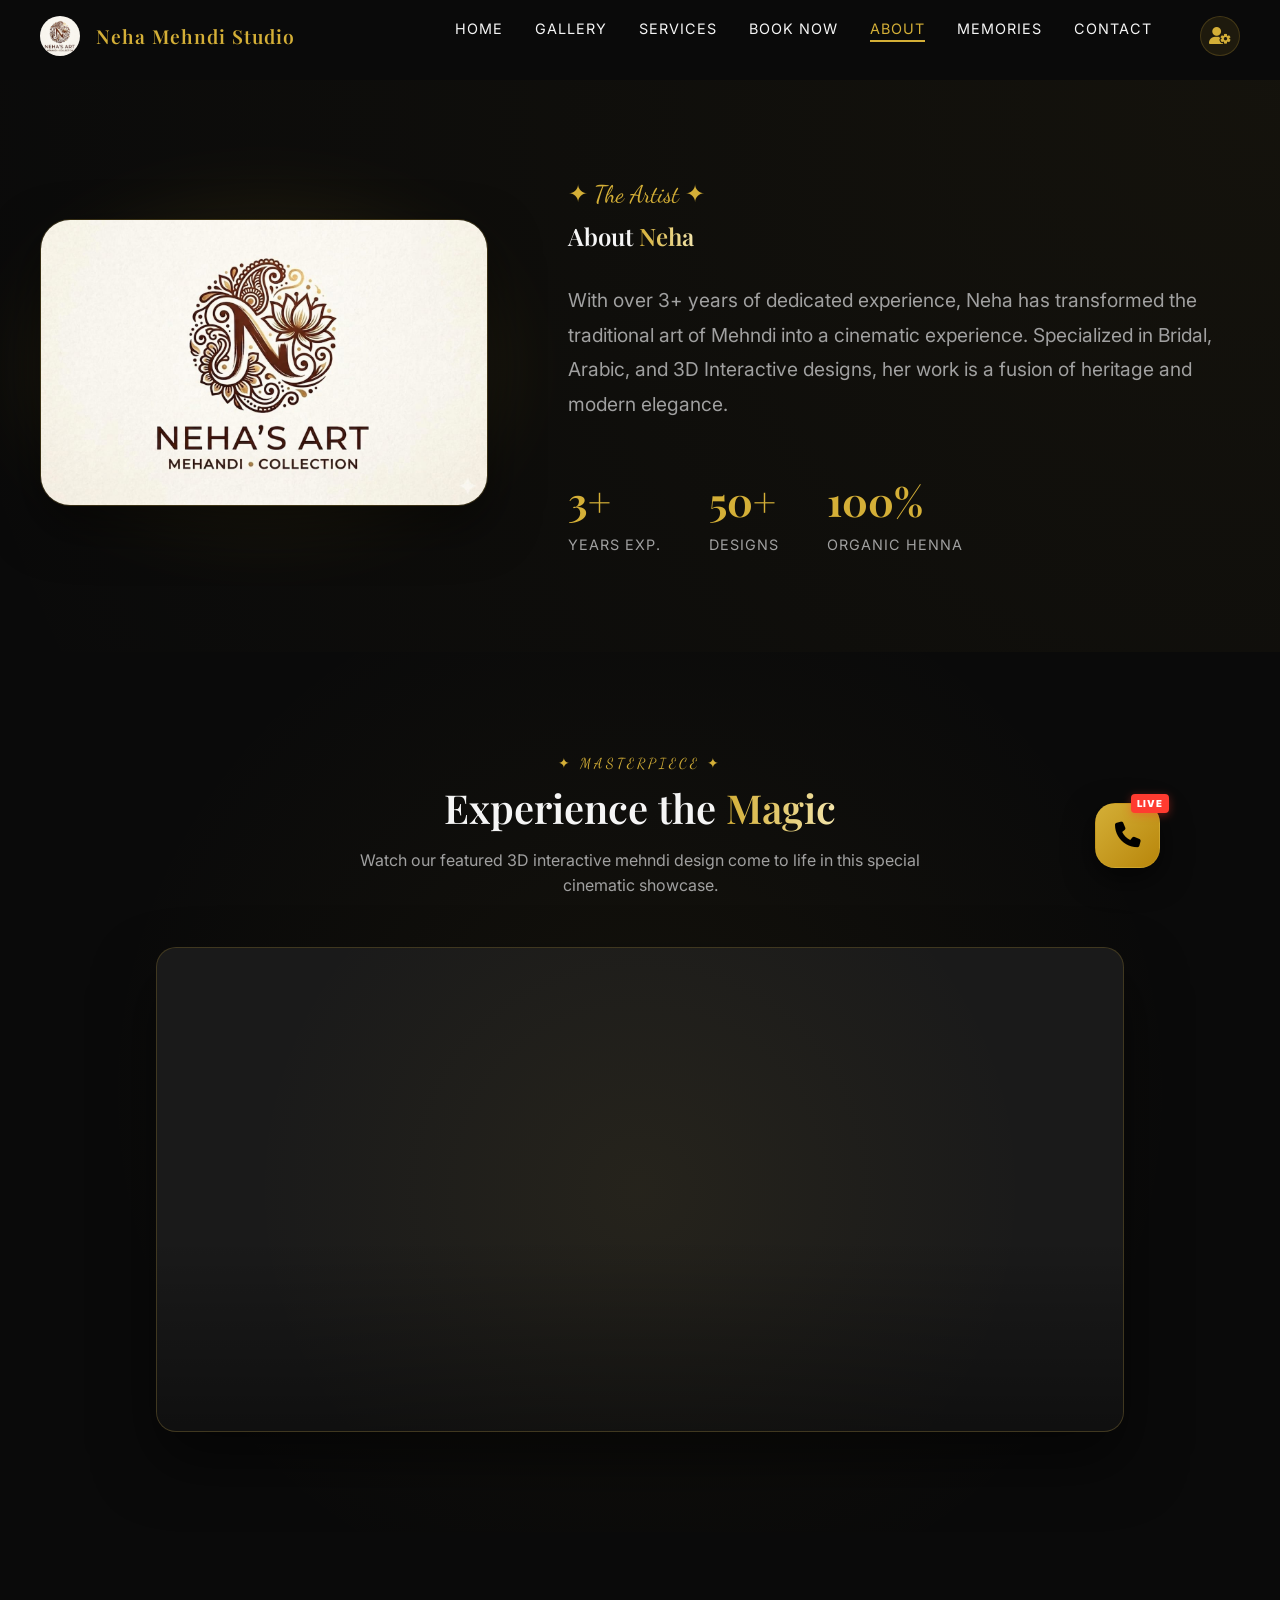
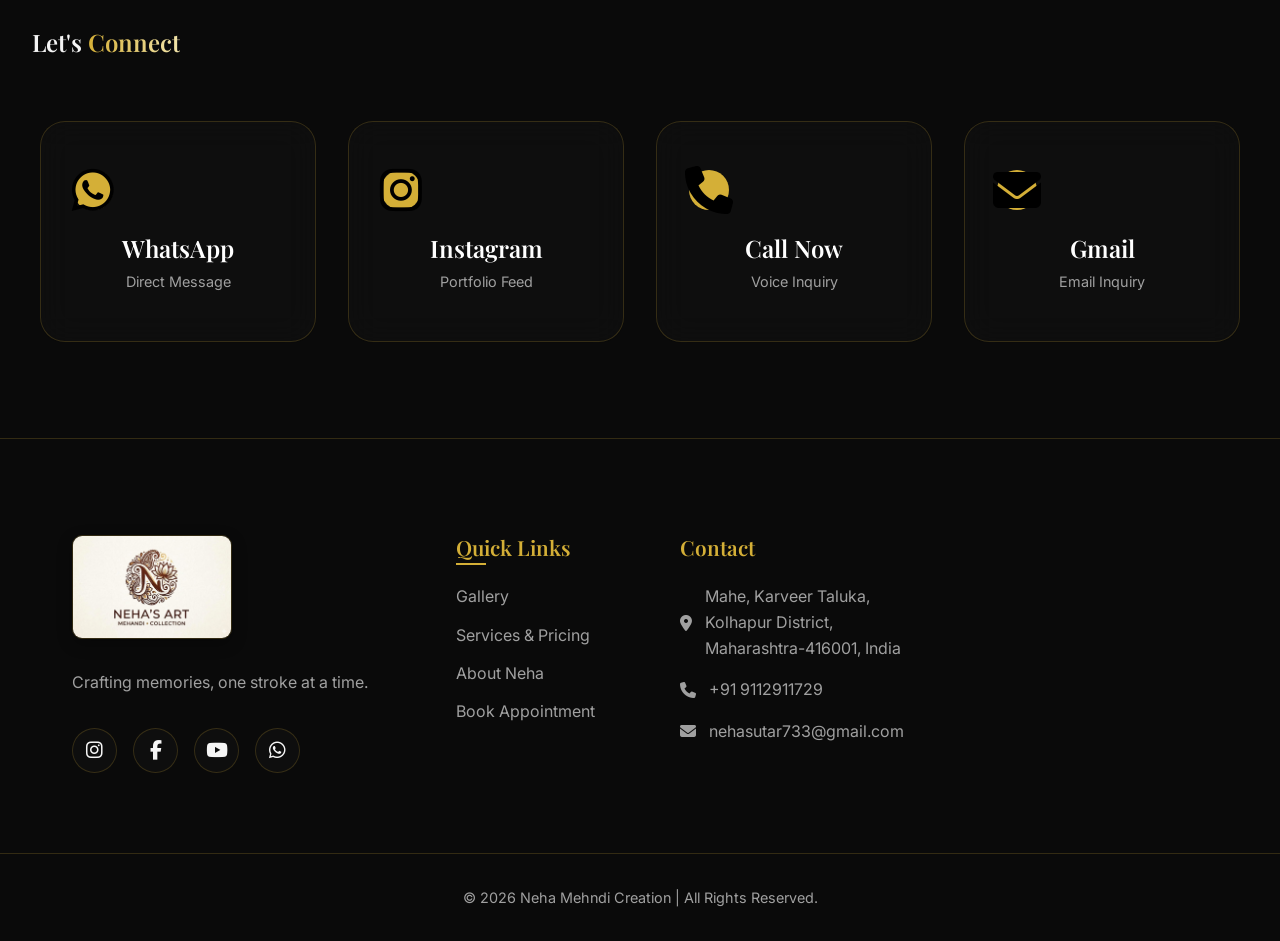
<file: about.html>
<!DOCTYPE html>
<html lang="en">

<head>
  <meta charset="UTF-8" />
  <meta name="viewport" content="width=device-width, initial-scale=1.0" />
  <meta name="description" content="Learn more about Neha, the lead artist behind Neha Mehndi Art. Discover her journey, expertise in 3D designs, and passion for traditional bridal henna." />
  <meta name="keywords" content="About Neha, Mehndi Artist Biography, Neha Mehndi Art History, Professional Henna Artist Journey" />
  <meta property="og:title" content="About the Artist | Neha Mehndi Art" />
  <meta property="og:description" content="The story behind Neha's exquisite 3D and traditional bridal mehndi art." />
  <meta property="og:image" content="https://harshadteli.github.io/neha-art/logo/logo.jpeg" />
  <title>About Neha Sutar | Neha Mehndi Studio</title>
  <link rel="preconnect" href="https://fonts.googleapis.com" />
  <link rel="preconnect" href="https://fonts.gstatic.com" crossorigin />
  <link
    href="https://fonts.googleapis.com/css2?family=Playfair+Display:ital,wght@0,400;0,600;0,800;1,400&family=Inter:wght@300;400;500;600&family=Dancing+Script:wght@700&display=swap"
    rel="stylesheet" />
  <link rel="stylesheet" href="https://cdnjs.cloudflare.com/ajax/libs/font-awesome/6.7.2/css/all.min.css" />
  <link rel="stylesheet" href="style.css?v=125" />
  <link rel="shortcut icon" href="https://harshadteli.github.io/neha-art/logo/logo.jpeg" type="image/x-icon">
</head>

<body class="about-page">
  <!-- Mouse Trail Overlay -->
  <canvas id="trailCanvas"></canvas>

  <!-- ───────────────── NAVBAR ───────────────── -->
  <nav id="navbar" class="scrolled">
    <div class="nav-container">
      <a href="index.html" class="nav-brand">
        <img src="logo/logo.jpeg" alt="Logo" class="nav-logo" />
        <span class="nav-title">Neha Mehndi Studio</span>
      </a>
      <button id="menuToggle" class="menu-toggle" aria-label="Toggle menu">
        <span></span><span></span><span></span>
      </button>
      <ul class="nav-links" id="navLinks">
        <li><a href="index.html#hero" class="nav-link">Home</a></li>
        <li><a href="index.html#gallery" class="nav-link">Gallery</a></li>
        <li><a href="index.html#services" class="nav-link">Services</a></li>
        <li><a href="booking.html" class="nav-link">Book Now</a></li>
        <li><a href="about.html" class="nav-link active">About</a></li>
        <li><a href="memories.html" class="nav-link">Memories</a></li>
        <li><a href="contact.html" class="nav-link">Contact</a></li>
        <li><a href="admin.html" class="nav-link admin-link" target="_blank" title="Admin Portal"><i class="fa-solid fa-user-gear"></i></a></li>
      </ul>
    </div>
  </nav>

  <!-- ───────────────── PROFILE HERO ───────────────── -->
  <section class="profile-hero">
    <div class="profile-container">
      <div class="profile-main" data-aos="fade-up">
        <div class="profile-photo-wrapper">
          <img src="logo/logo.jpeg" alt="Neha's Profile" class="profile-photo" />
          <div class="photo-glow"></div>
        </div>
        <div class="profile-info">
          <p class="section-tag">✦ The Artist ✦</p>
          <h1>About <span class="gold-text">Neha</span></h1>
          <p class="profile-bio">
            With over 3+ years of dedicated experience, Neha has transformed the traditional art of Mehndi into a 
            cinematic experience. Specialized in Bridal, Arabic, and 3D Interactive designs, her work is a fusion 
            of heritage and modern elegance.
          </p>
          
          <div class="profile-stats">
            <div class="stat-item">
              <span class="stat-val">3+</span>
              <span class="stat-lab">Years Exp.</span>
            </div>
            <div class="stat-item">
              <span class="stat-val">50+</span>
              <span class="stat-lab">Designs</span>
            </div>
            <div class="stat-item">
              <span class="stat-val">100%</span>
              <span class="stat-lab">Organic Henna</span>
            </div>
          </div>
        </div>
      </div>
    </div>
  </section>
  
  <!-- ───────────────── SPECIAL VIDEO SECTION ───────────────── -->
  <section class="special-video-section">
    <div class="container">
      <div class="section-header text-center" style="margin-bottom: 3rem;">
        <p class="section-tag" style="color: var(--primary-gold); font-size: 0.9rem; letter-spacing: 3px; text-transform: uppercase; margin-bottom: 0.5rem;">✦ Masterpiece ✦</p>
        <h2 style="font-size: 2.5rem; margin-bottom: 1rem;">Experience the <span class="gold-text">Magic</span></h2>
        <p style="color: var(--text-muted); max-width: 600px; margin: 0 auto;">Watch our featured 3D interactive mehndi design come to life in this special cinematic showcase.</p>
      </div>
      
      <div class="special-video-container">
        <div class="video-wrapper">
          <video src="3d/special.mp4" autoplay muted loop playsinline class="special-video"></video>
          <div class="video-overlay"></div>
          <div class="video-glow"></div>
        </div>
      </div>
    </div>
  </section>

  <!-- ───────────────── CONTACT & SOCIALS ───────────────── -->
  <section class="profile-contact">
    <div class="container">
      <h2 class="text-center mb-4">Let's <span class="gold-text">Connect</span></h2>
      <div class="contact-grid">
        <!-- WhatsApp -->
        <a href="https://wa.me/919999999999" class="contact-card whatsapp-card" target="_blank">
          <div class="card-inner">
            <div class="card-icon"><i class="fa-brands fa-whatsapp"></i></div>
            <h4>WhatsApp</h4>
            <p>Direct Message</p>
          </div>
        </a>

        <!-- Instagram -->
        <a href="https://www.instagram.com/neha_mehndi_art05?igsh=MTJoZHlycGgwb2gyNQ==" class="contact-card instagram-card" target="_blank">
          <div class="card-inner">
            <div class="card-icon"><i class="fa-brands fa-instagram"></i></div>
            <h4>Instagram</h4>
            <p>Portfolio Feed</p>
          </div>
        </a>

        <!-- Phone -->
        <a href="tel:+919112911729" class="contact-card phone-card">
          <div class="card-inner">
            <div class="card-icon"><i class="fa-solid fa-phone"></i></div>
            <h4>Call Now</h4>
            <p>Voice Inquiry</p>
          </div>
        </a>

        <!-- Gmail -->
        <a href="mailto:nehasutar733@gmail.com" class="contact-card email-card">
          <div class="card-inner">
            <div class="card-icon"><i class="fa-solid fa-envelope"></i></div>
            <h4>Gmail</h4>
            <p>Email Inquiry</p>
          </div>
        </a>
      </div>
    </div>
  </section>

  <!-- ───────────────── FLOATING CALL BUTTON ───────────────── -->
  <div id="callBtn" class="call-btn" title="Connect with Neha">
    <span class="call-icon"><i class="fa-solid fa-phone"></i></span>
    <span class="call-pulse"></span>
  </div>
  <div id="callPanel" class="call-panel glass-card" style="display:none">
    <button class="panel-close" id="closeCallPanel">&times;</button>
    <div class="panel-header">
      <p><strong>Connect with Neha</strong></p>
      <span>Quick Response Guaranteed</span>
    </div>
    
    <a href="tel:+919112911729" class="call-option tel-call">
      <i class="fa-solid fa-phone-volume"></i> Call Directly
    </a>
    <a href="https://wa.me/919112911729?text=Hi%20Neha!%20I%20want%20to%20book%20a%20Mehndi%20appointment."
      class="call-option whatsapp" target="_blank">
      <i class="fa-brands fa-whatsapp"></i> WhatsApp Chat
    </a>
    <a href="https://www.instagram.com/neha_mehndi_art05?igsh=MTJoZHlycGgwb2gyNQ==" class="call-option instagram" target="_blank">
      <i class="fa-brands fa-instagram"></i> Follow Instagram
    </a>
    <a href="mailto:nehasutar733@gmail.com" class="call-option email">
      <i class="fa-solid fa-envelope"></i> Send an Email
    </a>
  </div>

  <!-- ───────────────── FOOTER ───────────────── -->
  <footer id="footer">
    <div class="footer-container">
      <div class="footer-brand">
        <img src="logo/logo.jpeg" alt="Logo" class="footer-logo" />
        <p class="footer-tagline">Crafting memories, one stroke at a time.</p>
        <div class="footer-socials">
          <a href="https://www.instagram.com/neha_mehndi_art05?igsh=MTJoZHlycGgwb2gyNQ==" aria-label="Instagram" class="social-link" target="_blank"><i class="fa-brands fa-instagram"></i></a>
          <a href="#" aria-label="Facebook" class="social-link"><i class="fa-brands fa-facebook-f"></i></a>
          <a href="#" aria-label="YouTube" class="social-link"><i class="fa-brands fa-youtube"></i></a>
          <a href="#" aria-label="WhatsApp" class="social-link"><i class="fa-brands fa-whatsapp"></i></a>
        </div>
      </div>
      <div class="footer-links">
        <h4>Quick Links</h4>
        <ul>
          <li><a href="index.html#gallery">Gallery</a></li>
          <li><a href="index.html#services">Services & Pricing</a></li>
          <li><a href="about.html">About Neha</a></li>
          <li><a href="contact.html">Book Appointment</a></li>
        </ul>
      </div>
      <div class="footer-contact">
        <h4>Contact</h4>
        <p><i class="fa-solid fa-location-dot"></i> Mahe, Karveer Taluka, Kolhapur District, Maharashtra-416001, India</p>
        <p><i class="fa-solid fa-phone"></i> +91 9112911729</p>
        <p><i class="fa-solid fa-envelope"></i> nehasutar733@gmail.com</p>
      </div>
    </div>
    <div class="footer-bottom">
      <p>© 2026 Neha Mehndi Creation | All Rights Reserved.</p>
    </div>
  </footer>

  <script src="config.js?v=126"></script>
  <script src="main.js?v=126"></script>
</body>

</html>
</file>
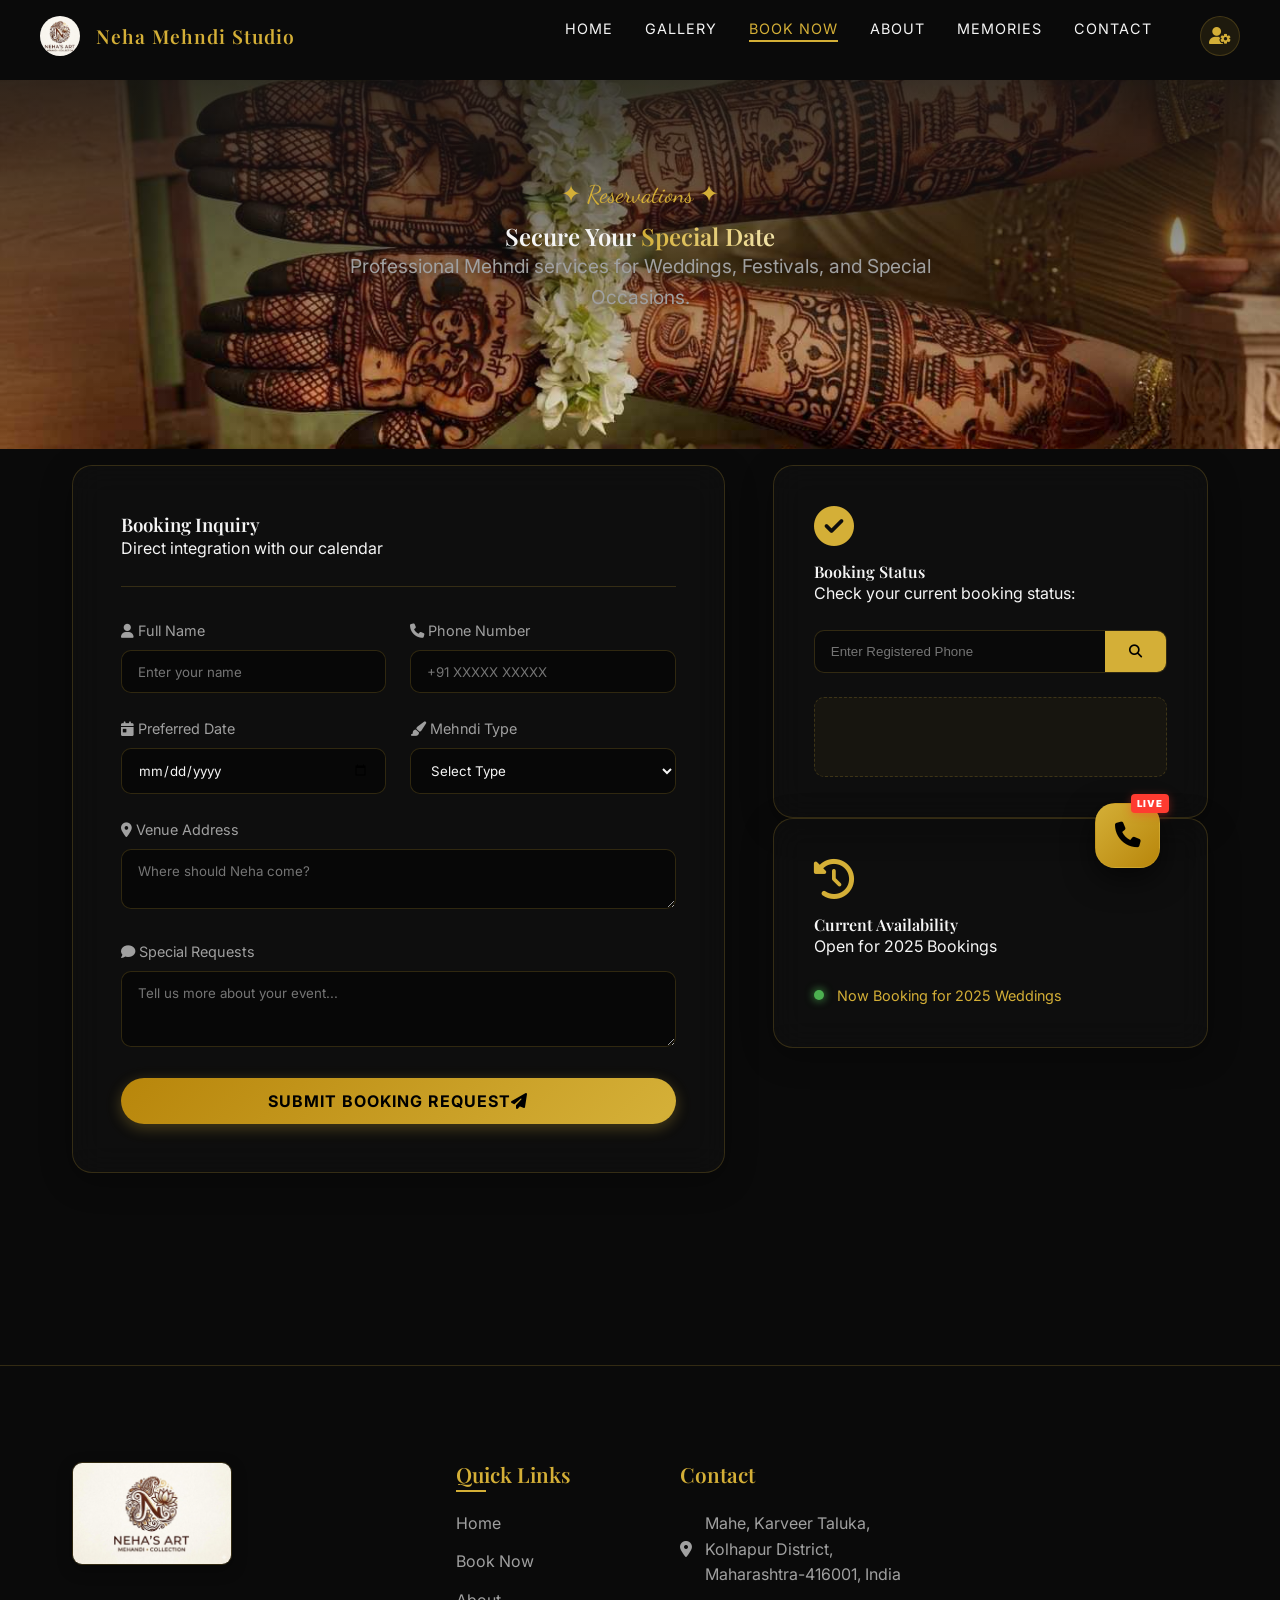
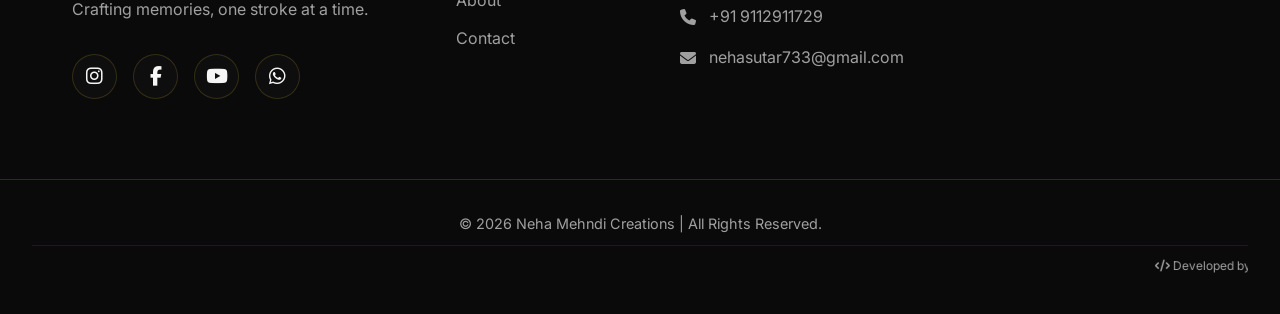
<file: booking.html>
<!DOCTYPE html>
<html lang="en">

<head>
  <meta charset="UTF-8" />
  <meta name="viewport" content="width=device-width, initial-scale=1.0" />
  <meta name="description" content="Book your Bridal Mehndi appointment with Neha. Professional 3D designs, Arabic fusion, and traditional henna services for weddings and festivals." />
  <meta name="keywords" content="Book Mehndi, Bridal Mehndi Booking, Neha Mehndi Art, Professional Henna Artist, Wedding Mehndi Appointment" />
  <meta property="og:title" content="Book Your Mehndi Appointment | Neha Mehndi Art" />
  <meta property="og:description" content="Secure your special date for professional bridal and 3D mehndi services by Neha." />
  <meta property="og:image" content="logo/logo.jpeg" />
  <title>Book Appointment | Neha Mehndi Studio</title>
  <link rel="preconnect" href="https://fonts.googleapis.com" />
  <link rel="preconnect" href="https://fonts.gstatic.com" crossorigin />
  <link
    href="https://fonts.googleapis.com/css2?family=Playfair+Display:ital,wght@0,400;0,600;0,800;1,400&family=Inter:wght@300;400;500;600&family=Dancing+Script:wght@700&display=swap"
    rel="stylesheet" />
  <link rel="stylesheet" href="https://cdnjs.cloudflare.com/ajax/libs/font-awesome/6.7.2/css/all.min.css" />
  <link rel="stylesheet" href="style.css?v=125" />
  <link rel="shortcut icon" href="https://harshadteli.github.io/neha-art/logo/logo.jpeg" type="image/x-icon">
</head>

<body class="booking-page">
  <!-- Mouse Trail Overlay -->
  <canvas id="trailCanvas"></canvas>

  <!-- ───────────────── NAVBAR ───────────────── -->
  <nav id="navbar" class="scrolled">
    <div class="nav-container">
      <a href="index.html" class="nav-brand">
        <img src="logo/logo.jpeg" alt="Logo" class="nav-logo" />
        <span class="nav-title">Neha Mehndi Studio</span>
      </a>
      <button id="menuToggle" class="menu-toggle" aria-label="Toggle menu">
        <span></span><span></span><span></span>
      </button>
      <ul class="nav-links" id="navLinks">
        <li><a href="index.html#hero" class="nav-link">Home</a></li>
        <li><a href="index.html#gallery" class="nav-link">Gallery</a></li>
        <li><a href="booking.html" class="nav-link active">Book Now</a></li>
        <li><a href="about.html" class="nav-link">About</a></li>
        <li><a href="memories.html" class="nav-link">Memories</a></li>
        <li><a href="contact.html" class="nav-link">Contact</a></li>
        <li><a href="admin.html" class="nav-link admin-link" target="_blank" title="Admin Portal"><i class="fa-solid fa-user-gear"></i></a></li>
      </ul>
    </div>
  </nav>

  <!-- ───────────────── BOOKING HERO ───────────────── -->
  <section class="booking-hero">
    <div class="container text-center">
      <p class="section-tag" data-aos="fade-up">✦ Reservations ✦</p>
      <h1 data-aos="fade-up" data-aos-delay="100">Secure Your <span class="gold-text">Special Date</span></h1>
      <p class="hero-sub" data-aos="fade-up" data-aos-delay="200">
        Professional Mehndi services for Weddings, Festivals, and Special Occasions.
      </p>
    </div>
  </section>

  <!-- ───────────────── BOOKING FORM SECTION ───────────────── -->
  <section class="booking-form-section">
    <div class="container">
      <div class="booking-grid">
        <!-- The Form -->
        <div class="booking-form-card glass-card" data-aos="fade-right">
          <div class="card-header">
            <h3>Booking Inquiry</h3>
            <p>Direct integration with our calendar</p>
          </div>
          <form id="bookingPageForm">
            <div class="form-row">
              <div class="form-group">
                <label><i class="fa-solid fa-user"></i> Full Name</label>
                <input type="text" name="name" placeholder="Enter your name" required />
              </div>
              <div class="form-group">
                <label><i class="fa-solid fa-phone"></i> Phone Number</label>
                <input type="tel" name="phone" placeholder="+91 XXXXX XXXXX" required />
              </div>
            </div>
            <div class="form-row">
              <div class="form-group">
                <label><i class="fa-solid fa-calendar-day"></i> Preferred Date</label>
                <input type="date" name="date" required />
              </div>
              <div class="form-group">
                <label><i class="fa-solid fa-paint-brush"></i> Mehndi Type</label>
                <select name="type" required>
                  <option value="">Select Type</option>
                  <option value="Bridal">Bridal Mehndi</option>
                  <option value="Arabic">Arabic Mehndi</option>
                  <option value="Custom">Custom Design</option>
                  <option value="Side">Side Mehndi</option>
                </select>
              </div>
            </div>
            <div class="form-group">
              <label><i class="fa-solid fa-location-dot"></i> Venue Address</label>
              <textarea name="address" placeholder="Where should Neha come?" rows="2"></textarea>
            </div>
            <div class="form-group">
              <label><i class="fa-solid fa-comment"></i> Special Requests</label>
              <textarea name="message" placeholder="Tell us more about your event..." rows="3"></textarea>
            </div>
            <button type="submit" class="btn-primary btn-full">
              Submit Booking Request <i class="fa-solid fa-paper-plane"></i>
            </button>
            <div id="bookingResult" class="mt-3 text-center"></div>
          </form>
        </div>

        <!-- Info / Dynamic Status -->
        <div class="booking-info" data-aos="fade-left">
          <div class="info-card glass-card">
            <i class="fa-solid fa-circle-check status-icon"></i>
            <h4>Booking Status</h4>
            <div class="status-checker">
              <p>Check your current booking status:</p>
              <div class="search-box">
                <input type="text" id="statusPhone" placeholder="Enter Registered Phone" />
                <button onclick="checkBookingStatus()"><i class="fa-solid fa-magnifying-glass"></i></button>
              </div>
              <div id="statusResult" class="status-display"></div>
            </div>
          </div>

          <div class="info-card glass-card mt-4">
            <i class="fa-solid fa-clock-rotate-left status-icon"></i>
            <h4>Current Availability</h4>
            <p id="availabilityInfo">Loading latest updates from Admin...</p>
            <div class="availability-indicator">
              <span class="pulse-dot"></span> <span>Now Booking for 2025 Weddings</span>
            </div>
          </div>
        </div>
      </div>
    </div>
  </section>

  <!-- ───────────────── FLOATING CALL BUTTON ───────────────── -->
  <div id="callBtn" class="call-btn" title="Connect with Neha">
    <span class="call-icon"><i class="fa-solid fa-phone"></i></span>
    <span class="call-pulse"></span>
  </div>
  <div id="callPanel" class="call-panel glass-card" style="display:none">
    <button class="panel-close" id="closeCallPanel">&times;</button>
    <div class="panel-header">
      <p><strong>Connect with Neha</strong></p>
      <span>Quick Response Guaranteed</span>
    </div>
    
    <a href="tel:+919112911729" class="call-option tel-call">
      <i class="fa-solid fa-phone-volume"></i> Call Directly
    </a>
    <a href="https://wa.me/919112911729?text=Hi%20Neha!%20I%20want%20to%20book%20a%20Mehndi%20appointment."
      class="call-option whatsapp" target="_blank">
      <i class="fa-brands fa-whatsapp"></i> WhatsApp Chat
    </a>
    <a href="https://www.instagram.com/neha_mehndi_art05?igsh=MTJoZHlycGgwb2gyNQ==" class="call-option instagram" target="_blank">
      <i class="fa-brands fa-instagram"></i> Follow Instagram
    </a>
    <a href="mailto:nehasutar733@gmail.com" class="call-option email">
      <i class="fa-solid fa-envelope"></i> Send an Email
    </a>
  </div>

  <!-- ───────────────── SUCCESS POPUP MODAL ───────────────── -->
  <div id="bookingSuccessModal" class="success-modal">
    <div class="success-modal-content glass-card">
      <button class="success-close" id="closeSuccessModal">&times;</button>
      <div class="success-icon-wrap">
        <div class="success-circle">
          <i class="fa-solid fa-check"></i>
        </div>
        <div class="success-sparkle s1">✦</div>
        <div class="success-sparkle s2">✦</div>
      </div>
      <h2 id="successGreeting">Congratulations!</h2>
      <p id="successMessage">
        Your booking request has been received. Neha will contact you shortly to discuss your beautiful designs and finalize your appointment.
      </p>
      <div class="success-instructions">
        <p><i class="fa-solid fa-info-circle"></i> <strong>Next Step:</strong> Neha will review your preferred date and call you for a quick consultation.</p>
      </div>
      <button class="btn-primary" onclick="closeSuccess()">Got it, Thanks!</button>
    </div>
  </div>

  <style>
    .success-modal {
      position: fixed;
      inset: 0;
      background: rgba(0, 0, 0, 0.9);
      backdrop-filter: blur(15px);
      z-index: 9999;
      display: none;
      align-items: center;
      justify-content: center;
      padding: 1.5rem;
      opacity: 0;
      transition: opacity 0.4s ease;
    }
    .success-modal.active {
      display: flex;
      opacity: 1;
    }
    .success-modal-content {
      max-width: 500px;
      width: 100%;
      padding: 3rem 2rem;
      text-align: center;
      position: relative;
      border: 1px solid var(--primary-gold);
      transform: scale(0.8);
      transition: transform 0.5s cubic-bezier(0.2, 0.8, 0.2, 1.2);
    }
    .success-modal.active .success-modal-content {
      transform: scale(1);
    }
    .success-close {
      position: absolute;
      top: 15px;
      right: 20px;
      background: none;
      border: none;
      color: #fff;
      font-size: 2rem;
      cursor: pointer;
      opacity: 0.5;
      transition: opacity 0.3s;
    }
    .success-close:hover { opacity: 1; }
    .success-icon-wrap {
      position: relative;
      width: 100px;
      height: 100px;
      margin: 0 auto 2rem;
    }
    .success-circle {
      width: 100%;
      height: 100%;
      background: var(--primary-gold);
      border-radius: 50%;
      display: flex;
      align-items: center;
      justify-content: center;
      font-size: 3rem;
      color: #000;
      box-shadow: 0 0 40px rgba(212, 175, 55, 0.5);
    }
    .success-sparkle {
      position: absolute;
      color: var(--primary-gold);
      font-size: 1.5rem;
      animation: sparkle 2s infinite;
    }
    .s1 { top: -10px; right: -10px; animation-delay: 0.5s; }
    .s2 { bottom: 0; left: -20px; animation-delay: 1s; }
    @keyframes sparkle {
      0%, 100% { transform: scale(1) rotate(0deg); opacity: 1; }
      50% { transform: scale(1.5) rotate(45deg); opacity: 0.5; }
    }
    .success-modal h2 {
      font-size: 2.2rem;
      margin-bottom: 1rem;
      color: var(--primary-gold);
    }
    .success-modal p {
      color: var(--text-muted);
      margin-bottom: 2rem;
      line-height: 1.6;
    }
    .success-instructions {
      background: rgba(212, 175, 55, 0.1);
      border-radius: 15px;
      padding: 1.2rem;
      margin-bottom: 2.5rem;
      border-left: 3px solid var(--primary-gold);
      text-align: left;
    }
    .success-instructions p {
      margin: 0;
      font-size: 0.95rem;
      color: #fff;
    }
  </style>

  <script>
    function closeSuccess() {
      const modal = document.getElementById('bookingSuccessModal');
      modal.classList.remove('active');
      setTimeout(() => { modal.style.display = 'none'; }, 400);
    }
    document.getElementById('closeSuccessModal')?.addEventListener('click', closeSuccess);
  </script>

  <!-- ───────────────── FOOTER ───────────────── -->
  <footer id="footer">
    <div class="footer-container">
      <div class="footer-brand">
        <img src="logo/logo.jpeg" alt="Logo" class="footer-logo" />
        <p class="footer-tagline">Crafting memories, one stroke at a time.</p>
        <div class="footer-socials">
          <a href="https://www.instagram.com/neha_mehndi_art05?igsh=MTJoZHlycGgwb2gyNQ==" aria-label="Instagram" class="social-link" target="_blank"><i class="fa-brands fa-instagram"></i></a>
          <a href="#" aria-label="Facebook" class="social-link"><i class="fa-brands fa-facebook-f"></i></a>
          <a href="#" aria-label="YouTube" class="social-link"><i class="fa-brands fa-youtube"></i></a>
          <a href="#" aria-label="WhatsApp" class="social-link"><i class="fa-brands fa-whatsapp"></i></a>
        </div>
      </div>
      <div class="footer-links">
        <h4>Quick Links</h4>
        <ul>
          <li><a href="index.html">Home</a></li>
          <li><a href="booking.html">Book Now</a></li>
          <li><a href="about.html">About</a></li>
          <li><a href="contact.html">Contact</a></li>
        </ul>
      </div>
      <div class="footer-contact">
        <h4>Contact</h4>
        <p><i class="fa-solid fa-location-dot"></i> Mahe, Karveer Taluka, Kolhapur District, Maharashtra-416001, India</p>
        <p><i class="fa-solid fa-phone"></i> +91 9112911729</p>
        <p><i class="fa-solid fa-envelope"></i> nehasutar733@gmail.com</p>
      </div>
    </div>
    <div class="footer-bottom">
      <p>© 2026 Neha Mehndi Creations | All Rights Reserved.</p>
      <div style="margin-top: 10px; border-top: 1px solid rgba(212, 175, 55, 0.1); padding-top: 10px;">
        <marquee behavior="scroll" direction="left" scrollamount="5" style="color: var(--gold-light); font-size: 0.75rem;">
          <i class="fa-solid fa-code" style="color: var(--gold-light);"></i> Developed by: <strong>HarshTech  Solutions</strong> &nbsp;&nbsp; | &nbsp;&nbsp; 
          <i class="fa-solid fa-envelope" style="color: var(--gold-light);"></i> harshadteli697@gmail.com &nbsp;&nbsp; | &nbsp;&nbsp; 
          <i class="fa-solid fa-phone" style="color: var(--gold-light);"></i> +91 9970898012
        </marquee>
      </div>
    </div>
  </footer>

  <script src="config.js?v=126"></script>
  <script src="main.js?v=126"></script>
  <script>
    async function loadAvailability() {
      const URL = CONFIG.GAS_URL;
      try {
        const res = await fetch(`${URL}?action=getSettings`);
        const settings = await res.json();
        if (settings.availability) {
          document.getElementById('availabilityInfo').innerText = settings.availability;
        }
      } catch (e) {
        document.getElementById('availabilityInfo').innerText = "Open for 2025 Bookings";
      }
    }

    async function checkBookingStatus() {
      const phoneInput = document.getElementById('statusPhone').value.trim();
      const res = document.getElementById('statusResult');
      if (!phoneInput) {
        res.innerHTML = '<span style="color:#ff4d4d">Please enter your phone number.</span>';
        return;
      }
      res.innerHTML = '<div class="loader" style="width:20px; height:20px; margin: 10px auto;"></div>';
      
      try {
        const response = await fetch(`${CONFIG.GAS_URL}?action=getBookings`);
        const data = await response.json();
        const myBooking = data.find(b => String(b.phone).replace(/\D/g,'').includes(phoneInput.replace(/\D/g,'')));
        
        if (myBooking) {
          const statusClass = (myBooking.status || 'Pending').toLowerCase();
          res.innerHTML = `
            <div class="status-success" style="padding: 15px; background: rgba(255,255,255,0.05); border-radius: 10px; border-left: 4px solid var(--primary-gold); margin-top: 15px;">
              <p><strong>Hi ${myBooking.name}!</strong></p>
              <p>Status: <span class="status-badge status-${statusClass}" style="background:rgba(212,175,55,0.1); padding: 2px 8px; border-radius:4px; font-size:0.8rem; border:1px solid var(--primary-gold);">${myBooking.status || 'Pending'}</span></p>
              <p>Event Date: ${myBooking.date || 'To be confirmed'}</p>
              <p>Package: ${myBooking.package || 'Custom'}</p>
            </div>
          `;
        } else {
          res.innerHTML = '<p style="color:var(--text-muted); margin-top:15px;">No booking found for this phone number. Please check the number or contact Neha.</p>';
        }
      } catch (e) {
        res.innerHTML = '<p style="color:#ff4d4d; margin-top:15px;">Connection error. Please try again later.</p>';
      }
    }

    window.onload = () => {
      loadAvailability();
    };
  </script>
</body>

</html>
</file>
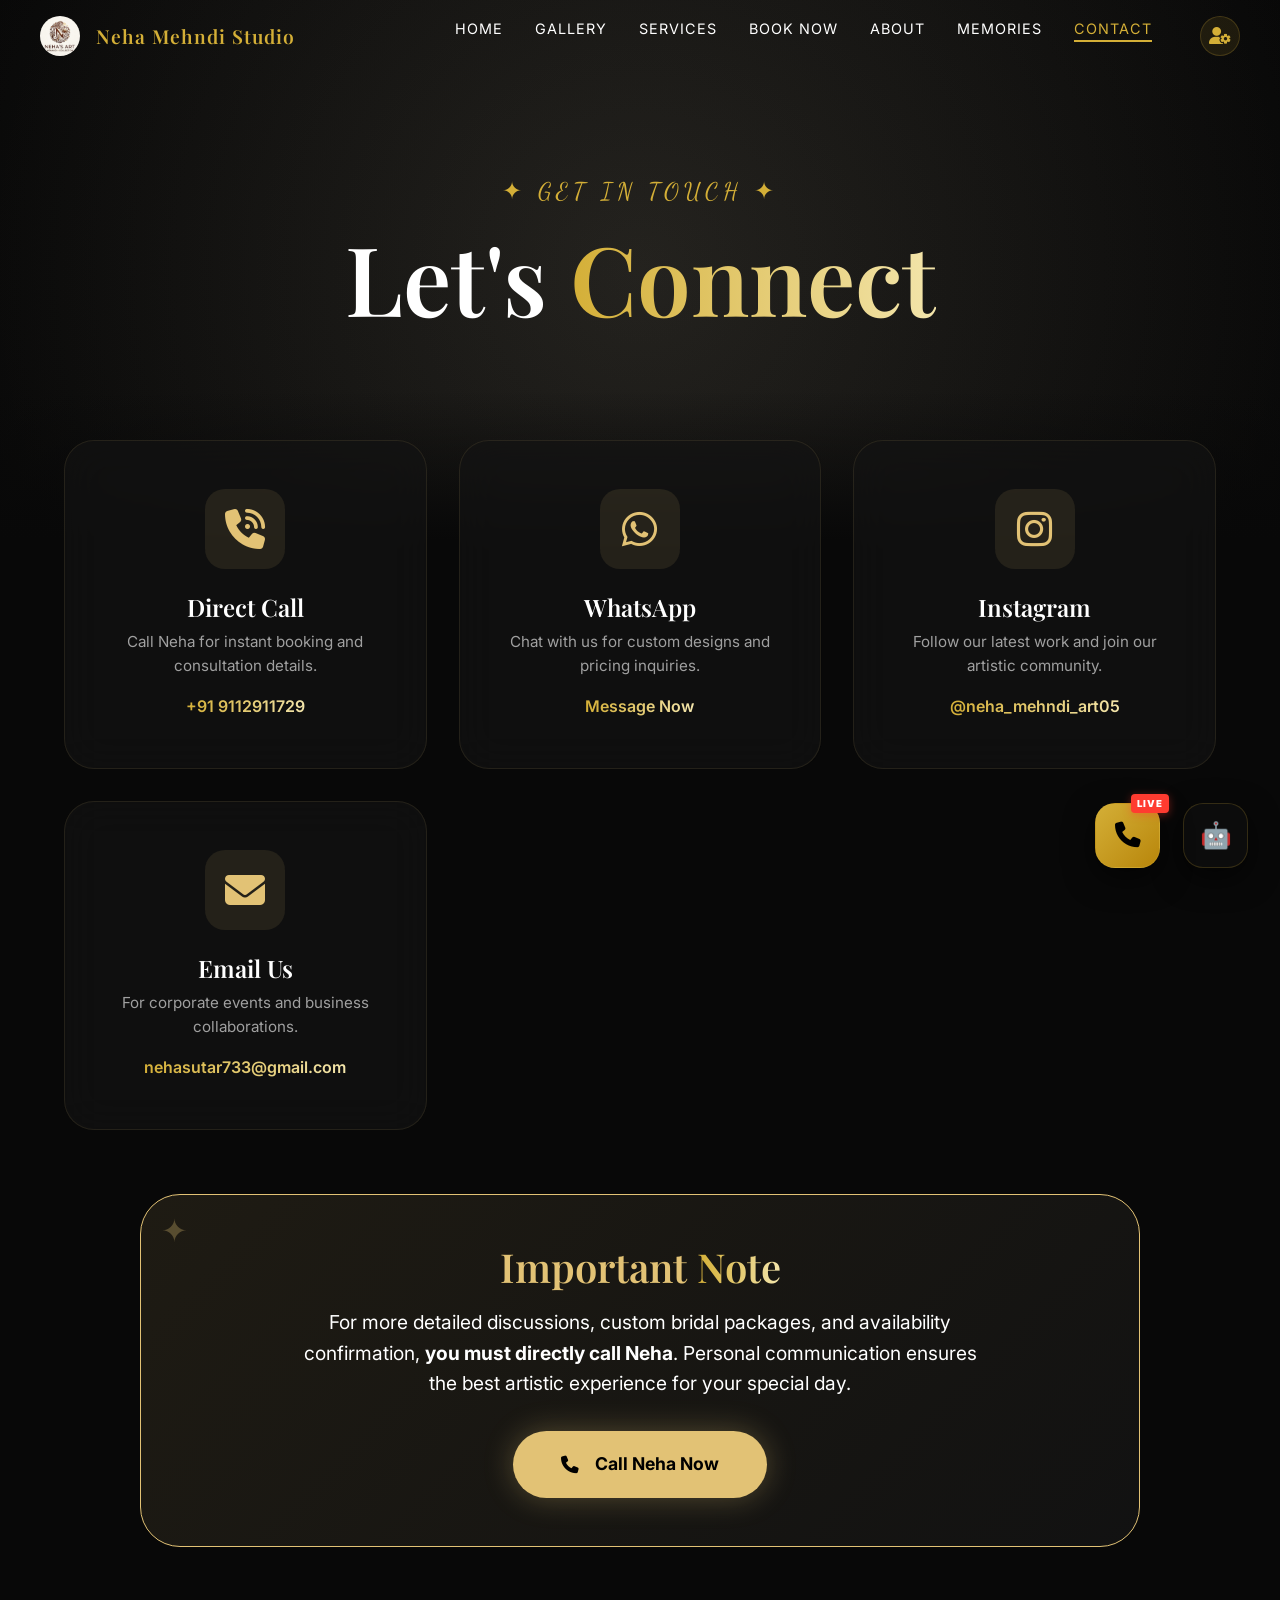
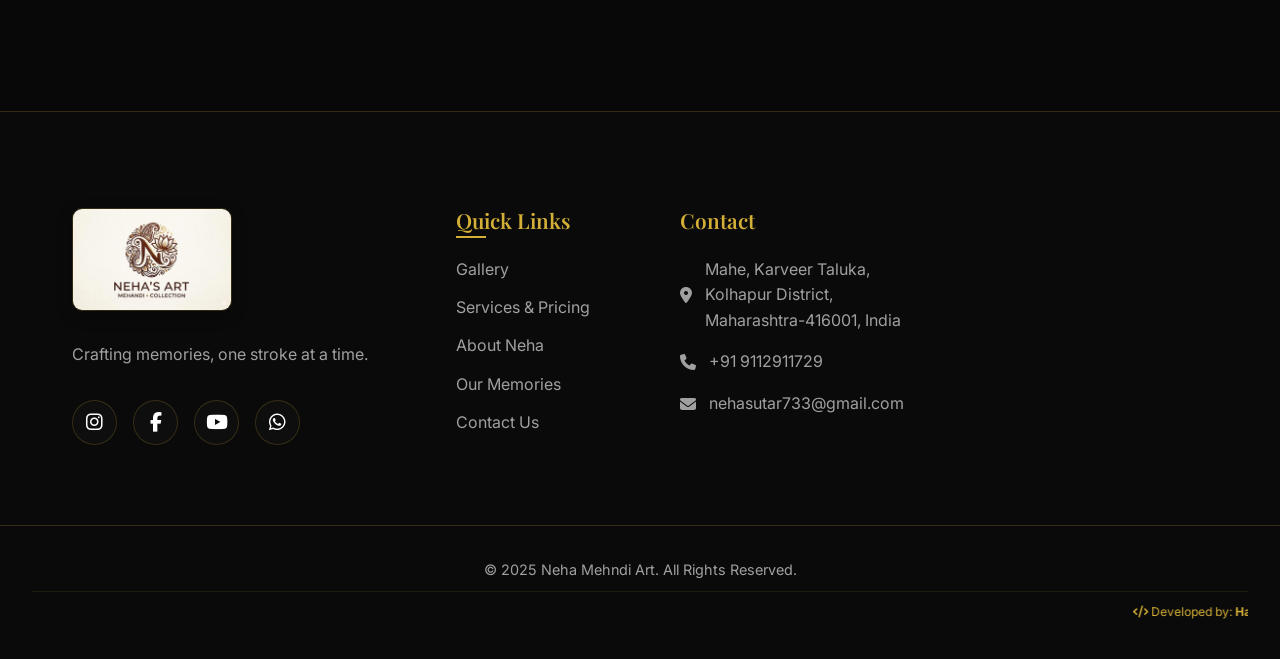
<file: contact.html>
<!DOCTYPE html>
<html lang="en">

<head>
  <meta charset="UTF-8" />
  <meta name="viewport" content="width=device-width, initial-scale=1.0" />
  <meta name="description" content="Get in touch with Neha Mehndi Art. Contact us for bridal bookings, 3D mehndi consultations, and festival appointments in Kolhapur and beyond." />
  <meta name="keywords" content="Contact Neha Mehndi Art, Book Mehndi Artist, Mehndi Artist WhatsApp, Bridal Henna Consultation" />
  <meta property="og:title" content="Contact Us | Neha Mehndi Art" />
  <meta property="og:description" content="Reach out to Neha for your bridal and special occasion mehndi bookings." />
  <meta property="og:image" content="logo/logo.jpeg" />
  <title>Contact Neha | Neha Mehndi Studio</title>
  <link rel="preconnect" href="https://fonts.googleapis.com" />
  <link rel="preconnect" href="https://fonts.gstatic.com" crossorigin />
  <link
    href="https://fonts.googleapis.com/css2?family=Playfair+Display:ital,wght@0,400;0,600;0,800;1,400&family=Inter:wght@300;400;500;600&family=Dancing+Script:wght@700&display=swap"
    rel="stylesheet" />
  <link rel="stylesheet" href="https://cdnjs.cloudflare.com/ajax/libs/font-awesome/6.7.2/css/all.min.css" />
  <link rel="stylesheet" href="style.css?v=125" />
  <link rel="shortcut icon" href="https://harshadteli.github.io/neha-art/logo/logo.jpeg" type="image/x-icon">
  <style>
    :root {
      --contact-gold: #E2C275;
      --contact-bg: #080808;
      --card-bg: rgba(20, 20, 20, 0.6);
    }

    .contact-page {
      background-color: var(--contact-bg);
      color: #fff;
    }

    /* ───────────────── HERO SECTION ───────────────── */
    .contact-hero {
      height: 60vh;
      display: flex;
      align-items: center;
      justify-content: center;
      position: relative;
      overflow: hidden;
      background: radial-gradient(circle at center, #1a1a1a 0%, #080808 100%);
      padding-top: 80px;
    }

    .contact-hero::after {
      content: '';
      position: absolute;
      bottom: 0;
      left: 0;
      right: 0;
      height: 150px;
      background: linear-gradient(to top, var(--contact-bg), transparent);
      z-index: 2;
    }

    .hero-glow {
      position: absolute;
      width: 150%;
      height: 150%;
      background: radial-gradient(circle at center, rgba(226, 194, 117, 0.05) 0%, transparent 70%);
      animation: pulse 8s infinite alternate;
    }

    @keyframes pulse {
      0% { transform: translate(-20%, -20%) scale(1); }
      100% { transform: translate(10%, 10%) scale(1.1); }
    }

    .contact-hero-content {
      position: relative;
      z-index: 3;
      text-align: center;
    }

    .contact-hero h1 {
      font-size: clamp(3rem, 10vw, 6rem);
      margin-bottom: 1rem;
    }

    /* ───────────────── CONNECT SECTION ───────────────── */
    .connect-section {
      padding: 0 0 100px;
      margin-top: -100px;
      position: relative;
      z-index: 10;
    }

    .contact-grid {
      display: grid;
      grid-template-columns: repeat(auto-fit, minmax(280px, 1fr));
      gap: 2rem;
      max-width: 1200px;
      margin: 0 auto;
      padding: 0 1.5rem;
    }

    .contact-card {
      background: var(--card-bg);
      backdrop-filter: blur(20px);
      border: 1px solid rgba(226, 194, 117, 0.1);
      border-radius: 30px;
      padding: 3rem 2rem;
      text-align: center;
      transition: all 0.5s cubic-bezier(0.2, 0.8, 0.2, 1);
      display: flex;
      flex-direction: column;
      align-items: center;
      text-decoration: none;
      color: inherit;
    }

    .contact-card:hover {
      transform: translateY(-15px);
      border-color: var(--contact-gold);
      box-shadow: 0 30px 60px rgba(0,0,0,0.5), 0 0 30px rgba(226, 194, 117, 0.1);
    }

    .card-icon {
      width: 80px;
      height: 80px;
      background: rgba(226, 194, 117, 0.1);
      border-radius: 20px;
      display: flex;
      align-items: center;
      justify-content: center;
      font-size: 2.5rem;
      color: var(--contact-gold);
      margin-bottom: 1.5rem;
      transition: all 0.4s ease;
    }

    .contact-card:hover .card-icon {
      background: var(--contact-gold);
      color: #000;
      transform: rotate(10deg);
    }

    .contact-card h3 {
      font-size: 1.5rem;
      margin-bottom: 0.5rem;
      font-family: var(--font-heading);
    }

    .contact-card p {
      color: var(--text-muted);
      font-size: 0.95rem;
    }

    /* ───────────────── MUST CALL BANNER ───────────────── */
    .must-call-banner {
      max-width: 1000px;
      margin: 4rem auto;
      background: linear-gradient(135deg, rgba(226, 194, 117, 0.1) 0%, rgba(20, 20, 20, 0.8) 100%);
      border: 1px solid var(--contact-gold);
      border-radius: 40px;
      padding: 3rem;
      text-align: center;
      position: relative;
      overflow: hidden;
    }

    .must-call-banner::before {
      content: '✦';
      position: absolute;
      top: 10px;
      left: 20px;
      font-size: 2rem;
      color: var(--contact-gold);
      opacity: 0.3;
    }

    .must-call-banner h2 {
      font-size: 2.5rem;
      color: var(--contact-gold);
      margin-bottom: 1rem;
    }

    .must-call-banner p {
      font-size: 1.2rem;
      max-width: 700px;
      margin: 0 auto 2rem;
      line-height: 1.6;
    }

    .call-pulse-btn {
      display: inline-flex;
      align-items: center;
      gap: 1rem;
      background: var(--contact-gold);
      color: #000;
      padding: 1.2rem 3rem;
      border-radius: 50px;
      text-decoration: none;
      font-weight: 700;
      font-size: 1.1rem;
      box-shadow: 0 0 30px rgba(226, 194, 117, 0.3);
      animation: pulse-glow 2s infinite;
    }

    @keyframes pulse-glow {
      0% { box-shadow: 0 0 0 0 rgba(226, 194, 117, 0.4); }
      70% { box-shadow: 0 0 0 20px rgba(226, 194, 117, 0); }
      100% { box-shadow: 0 0 0 0 rgba(226, 194, 117, 0); }
    }

    /* ───────────────── RESPONSIVE ───────────────── */
    @media (max-width: 768px) {
      .contact-hero { height: 50vh; }
      .must-call-banner { padding: 2rem 1.5rem; border-radius: 25px; margin: 2rem 1.5rem; }
      .must-call-banner h2 { font-size: 1.8rem; }
      .contact-grid { padding: 0 1rem; }
    }
  </style>
</head>

<body class="contact-page">
  <!-- Mouse Trail Overlay -->
  <canvas id="trailCanvas"></canvas>

  <!-- ───────────────── NAVBAR ───────────────── -->
  <nav id="navbar" class="scrolled">
    <div class="nav-container">
      <a href="index.html" class="nav-brand">
        <img src="logo/logo.jpeg" alt="Logo" class="nav-logo" />
        <span class="nav-title">Neha Mehndi Studio</span>
      </a>
      <button id="menuToggle" class="menu-toggle" aria-label="Toggle menu">
        <span></span><span></span><span></span>
      </button>
      <ul class="nav-links" id="navLinks">
        <li><a href="index.html#hero" class="nav-link">Home</a></li>
        <li><a href="index.html#gallery" class="nav-link">Gallery</a></li>
        <li><a href="index.html#services" class="nav-link">Services</a></li>
        <li><a href="booking.html" class="nav-link">Book Now</a></li>
        <li><a href="about.html" class="nav-link">About</a></li>
        <li><a href="memories.html" class="nav-link">Memories</a></li>
        <li><a href="contact.html" class="nav-link active">Contact</a></li>
        <li><a href="admin.html" class="nav-link admin-link" target="_blank" title="Admin Portal"><i class="fa-solid fa-user-gear"></i></a></li>
      </ul>
    </div>
  </nav>

  <!-- ───────────────── HERO ───────────────── -->
  <section class="contact-hero">
    <div class="hero-glow"></div>
    <div class="contact-hero-content">
      <p class="section-tag" style="letter-spacing: 5px;">✦ GET IN TOUCH ✦</p>
      <h1>Let's <span class="gold-text">Connect</span></h1>
    </div>
  </section>

  <!-- ───────────────── CONNECT ───────────────── -->
  <section class="connect-section">
    <div class="contact-grid">
      <!-- Call Card -->
      <a href="tel:+919112911729" class="contact-card">
        <div class="card-icon"><i class="fa-solid fa-phone-volume"></i></div>
        <h3>Direct Call</h3>
        <p>Call Neha for instant booking and consultation details.</p>
        <span class="gold-text" style="margin-top: 1rem; font-weight: 600;">+91 9112911729</span>
      </a>

      <!-- WhatsApp Card -->
      <a href="https://wa.me/919112911729" target="_blank" class="contact-card">
        <div class="card-icon"><i class="fa-brands fa-whatsapp"></i></div>
        <h3>WhatsApp</h3>
        <p>Chat with us for custom designs and pricing inquiries.</p>
        <span class="gold-text" style="margin-top: 1rem; font-weight: 600;">Message Now</span>
      </a>

      <!-- Instagram Card -->
      <a href="https://www.instagram.com/neha_mehndi_art05?igsh=MTJoZHlycGgwb2gyNQ==" target="_blank" class="contact-card">
        <div class="card-icon"><i class="fa-brands fa-instagram"></i></div>
        <h3>Instagram</h3>
        <p>Follow our latest work and join our artistic community.</p>
        <span class="gold-text" style="margin-top: 1rem; font-weight: 600;">@neha_mehndi_art05</span>
      </a>

      <!-- Gmail Card -->
      <a href="mailto:nehasutar733@gmail.com" class="contact-card">
        <div class="card-icon"><i class="fa-solid fa-envelope"></i></div>
        <h3>Email Us</h3>
        <p>For corporate events and business collaborations.</p>
        <span class="gold-text" style="margin-top: 1rem; font-weight: 600;">nehasutar733@gmail.com</span>
      </a>
    </div>

    <!-- Important Instruction -->
    <div class="must-call-banner">
      <h2>Important <span class="gold-text">Note</span></h2>
      <p>
        For more detailed discussions, custom bridal packages, and availability confirmation, 
        <strong>you must directly call Neha</strong>. Personal communication ensures the best 
        artistic experience for your special day.
      </p>
      <a href="tel:+919112911729" class="call-pulse-btn">
        <i class="fa-solid fa-phone"></i> Call Neha Now
      </a>
    </div>
  </section>

  <!-- ───────────────── FOOTER ───────────────── -->
  <footer id="footer">
    <div class="footer-container">
      <div class="footer-brand">
        <img src="logo/logo.jpeg" alt="Logo" class="footer-logo" />
        <p class="footer-tagline">Crafting memories, one stroke at a time.</p>
        <div class="footer-socials">
          <a href="https://www.instagram.com/neha_mehndi_art05?igsh=MTJoZHlycGgwb2gyNQ==" aria-label="Instagram" class="social-link" target="_blank"><i class="fa-brands fa-instagram"></i></a>
          <a href="#" aria-label="Facebook" class="social-link"><i class="fa-brands fa-facebook-f"></i></a>
          <a href="#" aria-label="YouTube" class="social-link"><i class="fa-brands fa-youtube"></i></a>
          <a href="#" aria-label="WhatsApp" class="social-link"><i class="fa-brands fa-whatsapp"></i></a>
        </div>
      </div>
      <div class="footer-links">
        <h4>Quick Links</h4>
        <ul>
          <li><a href="index.html#gallery">Gallery</a></li>
          <li><a href="index.html#services">Services & Pricing</a></li>
          <li><a href="about.html">About Neha</a></li>
          <li><a href="memories.html">Our Memories</a></li>
          <li><a href="contact.html">Contact Us</a></li>
        </ul>
      </div>
      <div class="footer-contact">
        <h4>Contact</h4>
        <p><i class="fa-solid fa-location-dot"></i> Mahe, Karveer Taluka, Kolhapur District, Maharashtra-416001, India</p>
        <p><i class="fa-solid fa-phone"></i> +91 9112911729</p>
        <p><i class="fa-solid fa-envelope"></i> nehasutar733@gmail.com</p>
      </div>
    </div>
    <div class="footer-bottom">
      <p>© 2025 Neha Mehndi Art. All Rights Reserved.</p>
      <div style="margin-top: 10px; border-top: 1px solid rgba(212, 175, 55, 0.1); padding-top: 10px;">
        <marquee behavior="scroll" direction="left" scrollamount="5" style="color: var(--primary-gold); font-size: 0.75rem;">
          <i class="fa-solid fa-code"></i> Developed by: <strong>HarshTech  Solutions</strong> &nbsp;&nbsp; | &nbsp;&nbsp; 
          <i class="fa-solid fa-envelope"></i> harshadteli697@gmail.com &nbsp;&nbsp; | &nbsp;&nbsp; 
          <i class="fa-solid fa-phone"></i> +91 9970898012
        </marquee>
      </div>
    </div>
  </footer>

  <!-- ───────────────── FLOATING CHATBOT ───────────────── -->
  <div id="chatbotBubble" class="chatbot-bubble" title="Chat with Neha's Assistant">
    <span class="chatbot-icon">🤖</span>
    <span class="chatbot-pulse"></span>
  </div>
  <div id="chatbotPanel" class="chatbot-panel glass-card" style="display:none">
    <div class="chatbot-header">
      <img src="logo/logo.jpeg" alt="Logo" class="chatbot-logo" />
      <div>
        <strong>Neha's AI Assistant</strong>
        <span class="chatbot-status">Online</span>
      </div>
      <button class="chatbot-close" id="closeChatbot">&times;</button>
    </div>
    <div class="chatbot-messages" id="chatMessages">
      <div class="bot-msg">
        👋 Namaste! I'm Neha's virtual assistant. I can help you with:<br />
        • <b>Pricing</b> &amp; <b>Packages</b><br />
        • <b>Booking</b> an appointment<br />
        • <b>Mehndi types</b> &amp; designs<br />
        How can I help you today?
      </div>
    </div>
    <div class="chatbot-quick-btns">
      <button onclick="quickReply('pricing')">💰 Pricing</button>
      <button onclick="quickReply('book')">📅 Book Now</button>
      <button onclick="quickReply('types')">🎨 Mehndi Types</button>
      <button onclick="quickReply('contact')">📞 Contact</button>
    </div>
    <div class="chatbot-input-row">
      <input type="text" id="chatInput" placeholder="Type your message…" />
      <button id="chatSendBtn" onclick="sendChat()">➤</button>
    </div>
  </div>

  <!-- ───────────────── FLOATING CALL BUTTON ───────────────── -->
  <div id="callBtn" class="call-btn" title="Connect with Neha">
    <span class="call-icon"><i class="fa-solid fa-phone"></i></span>
    <span class="call-pulse"></span>
  </div>
  <div id="callPanel" class="call-panel glass-card" style="display:none">
    <button class="panel-close" id="closeCallPanel">&times;</button>
    <div class="panel-header">
      <p><strong>Connect with Neha</strong></p>
      <span>Quick Response Guaranteed</span>
    </div>
    
    <a href="tel:+919112911729" class="call-option tel-call">
      <i class="fa-solid fa-phone-volume"></i> Call Directly
    </a>
    <a href="https://wa.me/919112911729?text=Hi%20Neha!%20I%20want%20to%20book%20a%20Mehndi%20appointment." class="call-option whatsapp" target="_blank">
      <i class="fa-brands fa-whatsapp"></i> WhatsApp Me
    </a>
    <a href="https://www.instagram.com/neha_mehndi_art05?igsh=MTJoZHlycGgwb2gyNQ==" class="call-option instagram" target="_blank">
      <i class="fa-brands fa-instagram"></i> Instagram DM
    </a>
    <a href="mailto:nehasutar733@gmail.com" class="call-option email">
      <i class="fa-solid fa-envelope"></i> Send Email
    </a>
  </div>

  <!-- ───────────────── BACK TO TOP ───────────────── -->
  <button id="backToTop" class="back-to-top" aria-label="Back to top">↑</button>

  <script src="config.js?v=126"></script>
  <script src="main.js?v=126"></script>
</body>

</html>
</file>
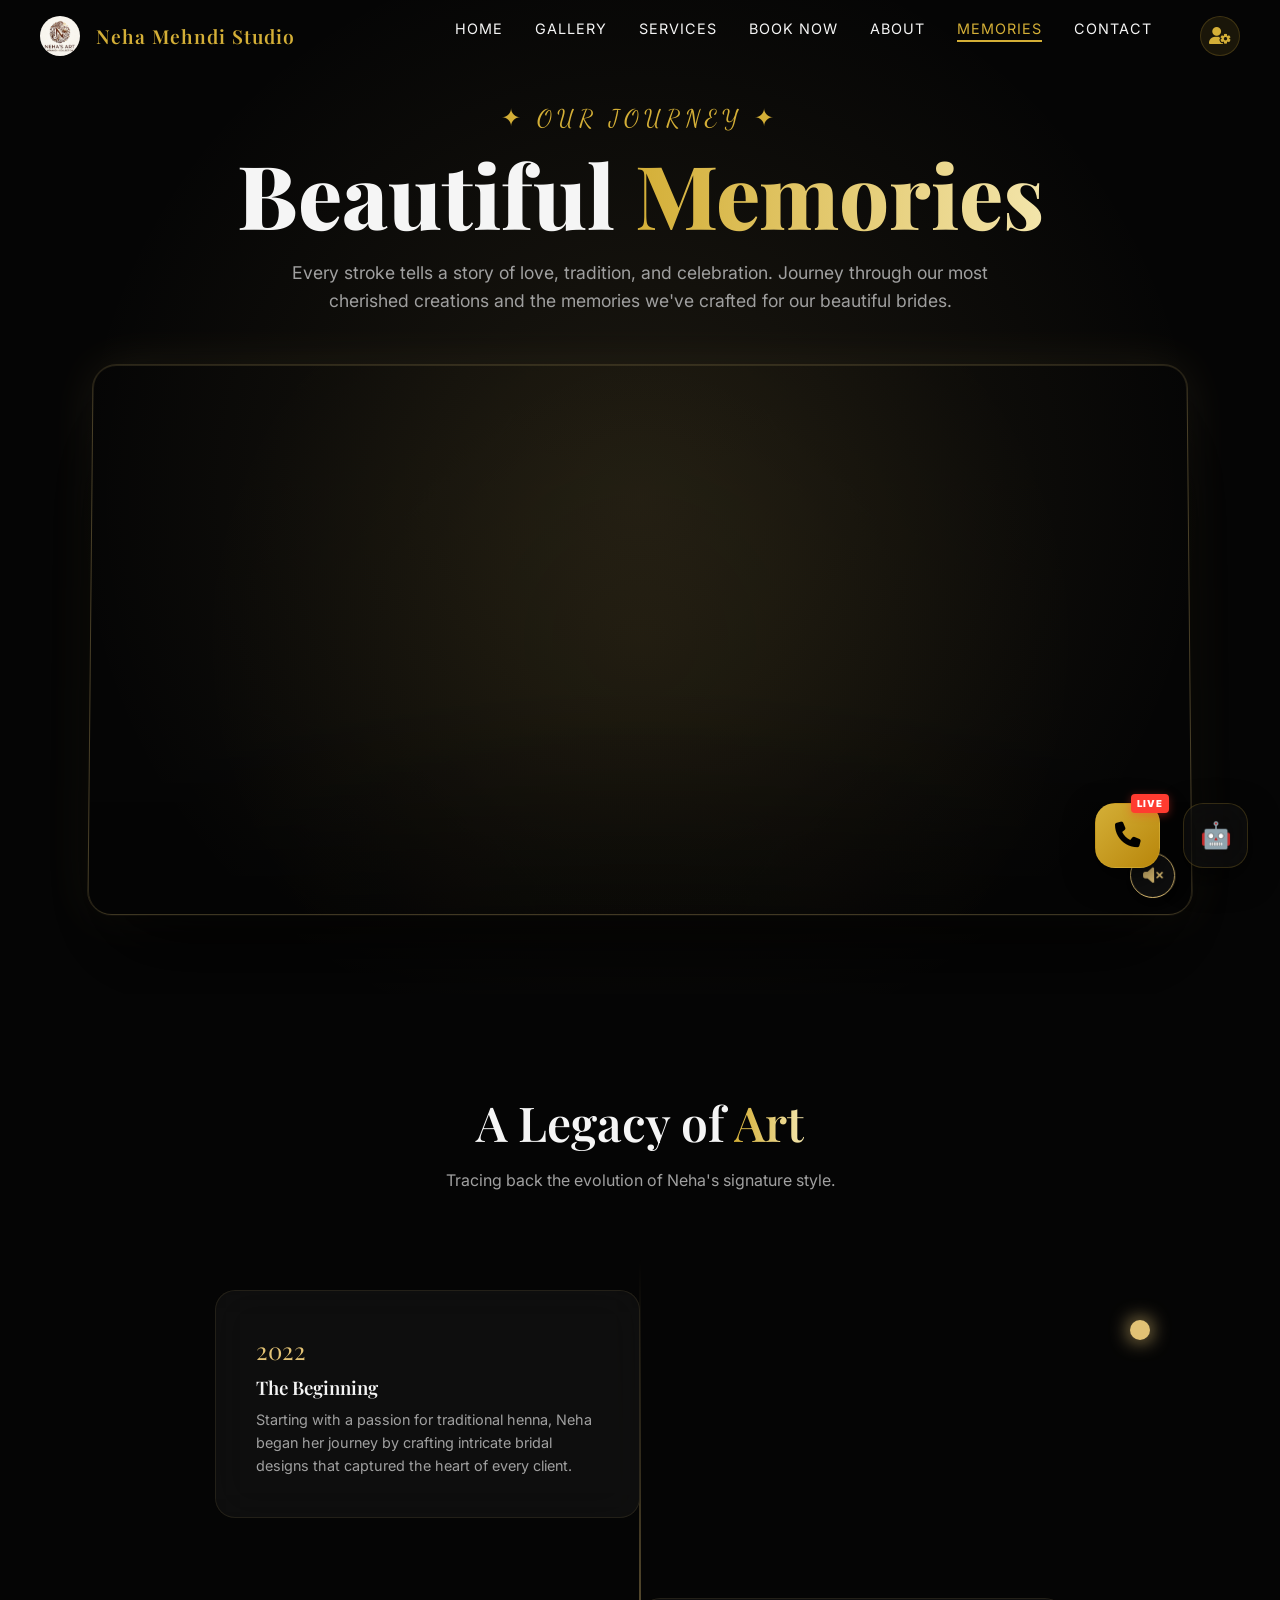
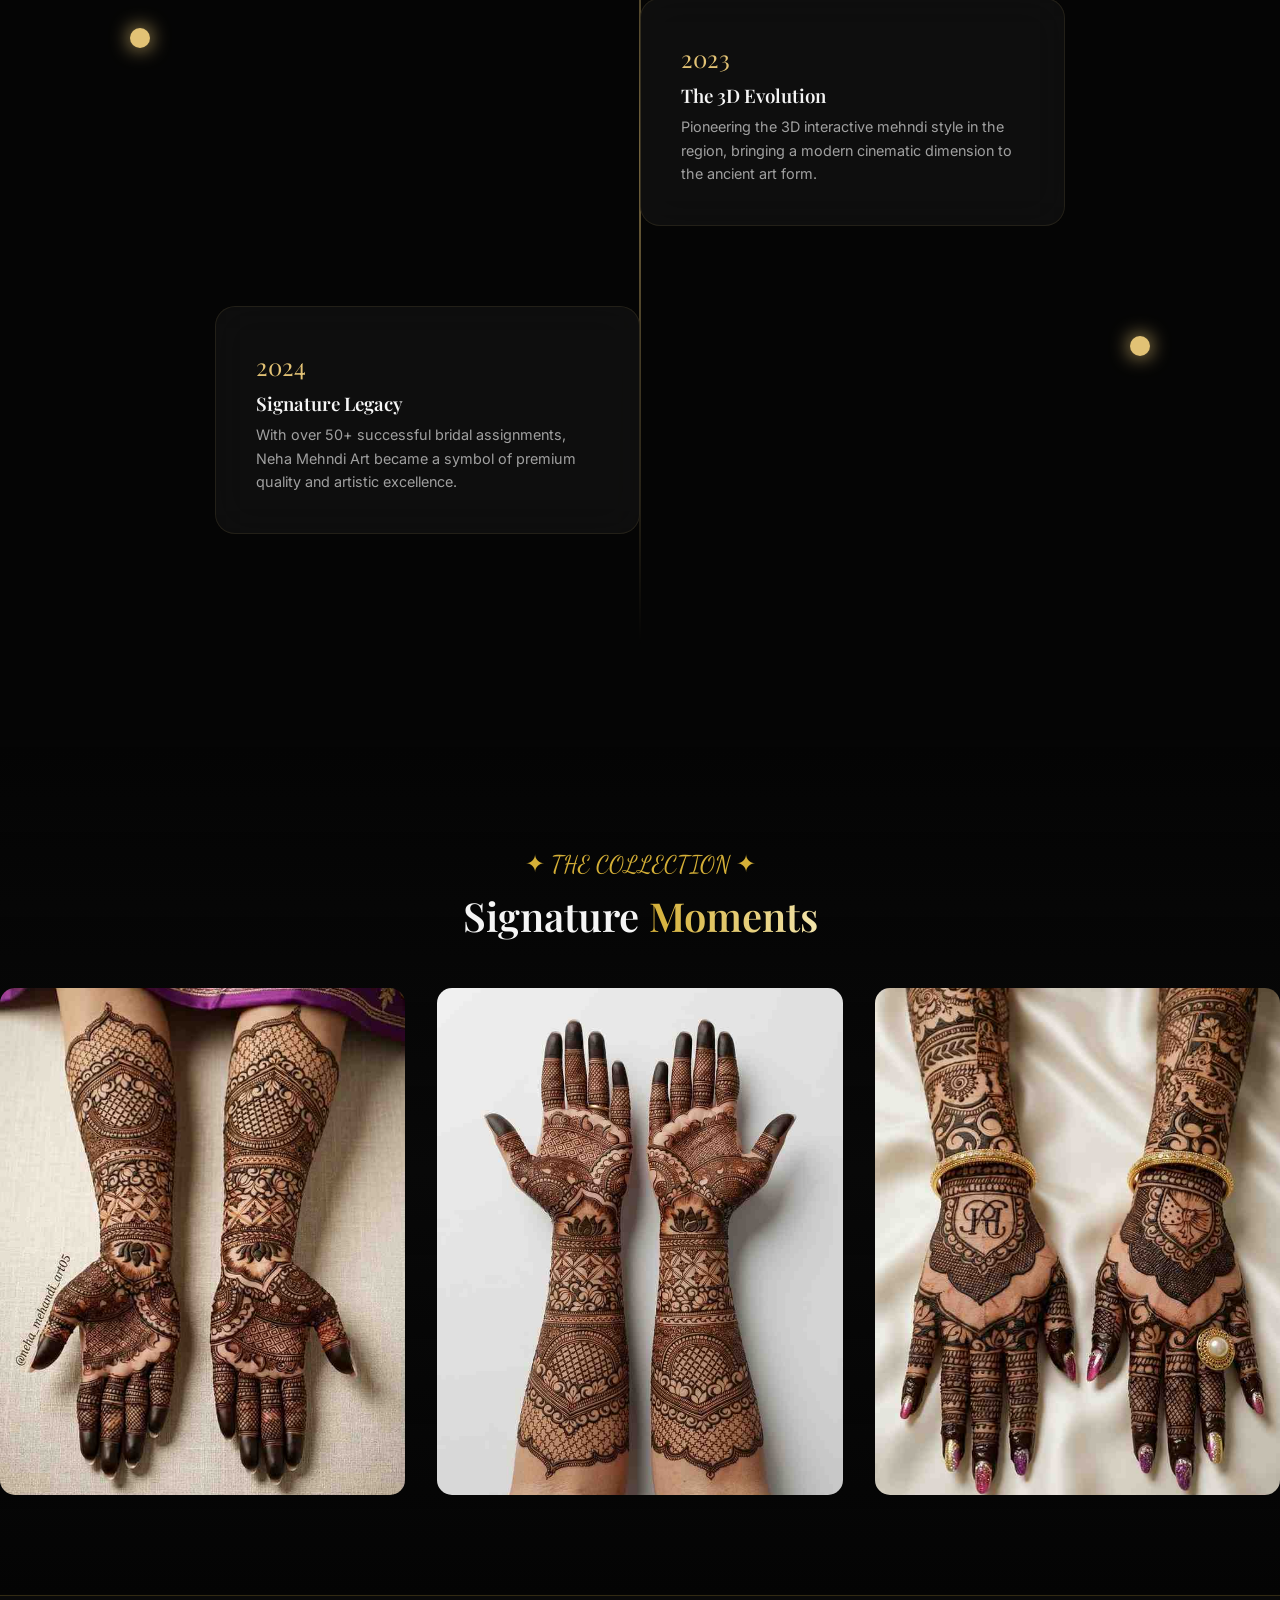
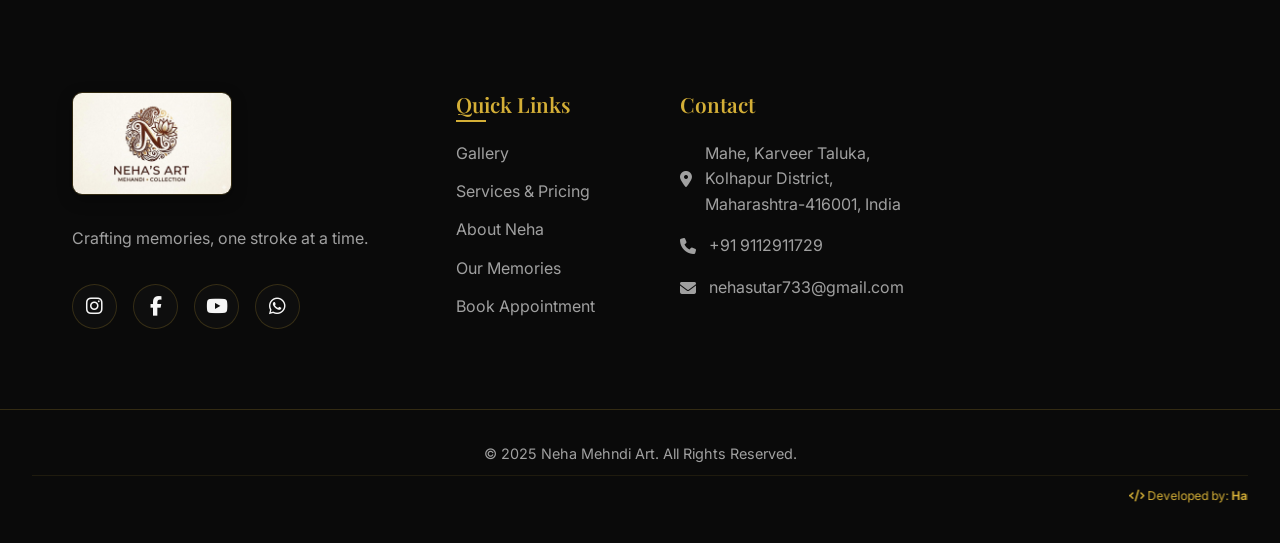
<file: memories.html>
<!DOCTYPE html>
<html lang="en">

<head>
  <meta charset="UTF-8" />
  <meta name="viewport" content="width=device-width, initial-scale=1.0" />
  <meta name="description" content="Explore our gallery of beautiful memories. Cinematic videos and stunning 3D Mehndi designs that capture the essence of your special moments." />
  <meta name="keywords" content="Mehndi Gallery, 3D Mehndi Portfolio, Cinematic Mehndi Videos, Neha Mehndi Art Memories" />
  <meta property="og:title" content="Our Memories | Neha Mehndi Art" />
  <meta property="og:description" content="A visual journey through Neha's most beautiful bridal and 3D mehndi creations." />
  <meta property="og:image" content="logo/logo.jpeg" />
  <title>Our Memories | Neha Mehndi Studio</title>
  <link rel="preconnect" href="https://fonts.googleapis.com" />
  <link rel="preconnect" href="https://fonts.gstatic.com" crossorigin />
  <link
    href="https://fonts.googleapis.com/css2?family=Playfair+Display:ital,wght@0,400;0,600;0,800;1,400&family=Inter:wght@300;400;500;600&family=Dancing+Script:wght@700&display=swap"
    rel="stylesheet" />
  <link rel="stylesheet" href="https://cdnjs.cloudflare.com/ajax/libs/font-awesome/6.7.2/css/all.min.css" />
  <link rel="stylesheet" href="style.css?v=125" />
  <link rel="shortcut icon" href="https://harshadteli.github.io/neha-art/logo/logo.jpeg" type="image/x-icon">
  <style>
    :root {
      --memory-gold: #E2C275;
      --memory-bg: #050505;
    }

    .memories-page {
      background-color: var(--memory-bg);
    }

    /* ───────────────── CINEMATIC HEADER ───────────────── */
    .memories-hero {
      min-height: 100vh;
      display: flex;
      align-items: center;
      justify-content: center;
      position: relative;
      overflow: hidden;
      padding-top: 100px;
      padding-bottom: 80px;
    }

    .hero-bg-glow {
      position: absolute;
      top: 50%;
      left: 50%;
      transform: translate(-50%, -50%);
      width: 100%;
      height: 100%;
      background: radial-gradient(circle at center, rgba(226, 194, 117, 0.1) 0%, transparent 70%);
      z-index: 1;
      pointer-events: none;
    }

    .memories-hero-content {
      position: relative;
      z-index: 2;
      text-align: center;
      width: 100%;
      max-width: 1200px;
      padding: 0 2rem;
    }

    .memories-hero h1 {
      font-size: clamp(3.5rem, 7vw, 5.5rem);
      line-height: 1.1;
      margin-bottom: 1rem;
      font-weight: 800;
    }

    .memories-video-showcase {
      position: relative;
      width: 100%;
      max-width: 1100px;
      margin: 3rem auto 0;
      border-radius: 24px;
      overflow: hidden;
      border: 1px solid rgba(226, 194, 117, 0.3);
      box-shadow: 0 50px 100px rgba(0, 0, 0, 0.9), 0 0 50px rgba(226, 194, 117, 0.1);
      transform: perspective(2000px) rotateX(2deg);
      transition: all 0.8s cubic-bezier(0.2, 0.8, 0.2, 1);
    }

    .memories-video-showcase:hover {
      transform: perspective(2000px) rotateX(0deg) scale(1.01);
      border-color: rgba(226, 194, 117, 0.6);
    }

    .memories-video-showcase video {
      width: 100%;
      height: auto;
      display: block;
    }

    /* ───────────────── STORYLINE SECTION ───────────────── */
    .memory-storyline {
      padding: 100px 0;
      position: relative;
    }

    .timeline {
      position: relative;
      max-width: 1000px;
      margin: 0 auto;
      padding: 2rem 0;
    }

    .timeline::before {
      content: '';
      position: absolute;
      left: 50%;
      top: 0;
      bottom: 0;
      width: 1px;
      background: linear-gradient(to bottom, transparent, var(--memory-gold), transparent);
      transform: translateX(-50%);
    }

    .timeline-item {
      margin-bottom: 80px;
      position: relative;
      width: 100%;
      display: flex;
      justify-content: flex-end;
      padding-right: 50%;
    }

    .timeline-item:nth-child(even) {
      justify-content: flex-start;
      padding-right: 0;
      padding-left: 50%;
    }

    .timeline-content {
      width: 85%;
      padding: 2.5rem;
      background: rgba(20, 20, 20, 0.6);
      backdrop-filter: blur(20px);
      border-radius: 20px;
      border: 1px solid rgba(226, 194, 117, 0.1);
      position: relative;
      transition: all 0.4s ease;
    }

    .timeline-content:hover {
      border-color: var(--memory-gold);
      transform: translateY(-10px);
      box-shadow: 0 20px 40px rgba(226, 194, 117, 0.05);
    }

    .timeline-dot {
      position: absolute;
      top: 30px;
      right: -10px;
      width: 20px;
      height: 20px;
      background: var(--memory-gold);
      border-radius: 50%;
      z-index: 5;
      box-shadow: 0 0 20px var(--memory-gold);
    }

    .timeline-item:nth-child(even) .timeline-dot {
      left: -10px;
      right: auto;
    }

    .timeline-year {
      font-family: var(--font-heading);
      color: var(--memory-gold);
      font-size: 1.5rem;
      margin-bottom: 0.5rem;
      display: block;
    }

    /* ───────────────── SIGNATURE GALLERY ───────────────── */
    .signature-moments {
      padding: 100px 0;
      background: linear-gradient(to bottom, transparent, #080808, transparent);
    }

    .moments-grid {
      display: grid;
      grid-template-columns: repeat(auto-fill, minmax(300px, 1fr));
      gap: 2rem;
      margin-top: 3rem;
    }

    .moment-card {
      position: relative;
      border-radius: 15px;
      overflow: hidden;
      aspect-ratio: 4/5;
      cursor: pointer;
    }

    .moment-card img {
      width: 100%;
      height: 100%;
      object-fit: cover;
      transition: transform 1s ease;
    }

    .moment-card:hover img {
      transform: scale(1.1);
    }

    .moment-overlay {
      position: absolute;
      inset: 0;
      background: linear-gradient(to top, rgba(0, 0, 0, 0.9) 0%, transparent 60%);
      display: flex;
      flex-direction: column;
      justify-content: flex-end;
      padding: 1.5rem;
      opacity: 0;
      transition: opacity 0.4s ease;
    }

    .moment-card:hover .moment-overlay {
      opacity: 1;
    }

    .video-mute-btn {
      position: absolute;
      bottom: 1rem;
      right: 1rem;
      width: 45px;
      height: 45px;
      border-radius: 50%;
      background: rgba(20, 20, 20, 0.7);
      backdrop-filter: blur(10px);
      border: 1px solid var(--memory-gold);
      color: var(--memory-gold);
      cursor: pointer;
      z-index: 10;
      display: flex;
      align-items: center;
      justify-content: center;
      font-size: 1.1rem;
      transition: all 0.3s cubic-bezier(0.2, 0.8, 0.2, 1);
      box-shadow: 0 5px 15px rgba(0, 0, 0, 0.5);
    }

    .video-mute-btn:hover {
      background: var(--memory-gold);
      color: #000;
      transform: scale(1.1);
    }

    /* ───────────────── RESPONSIVE ───────────────── */
    @media (max-width: 768px) {
      .memories-hero {
        height: auto;
        padding-top: 120px;
        padding-bottom: 4rem;
      }

      .memories-hero h1 {
        font-size: 2.8rem;
        margin-bottom: 1rem;
      }

      .memories-video-showcase {
        width: 100%;
        max-width: 100%;
        /* Ensure it doesn't overflow */
        margin: 2rem auto 0;
        border-radius: 12px;
        transform: none !important;
        box-shadow: 0 15px 30px rgba(0, 0, 0, 0.5);
      }

      .video-mute-btn {
        width: 38px;
        height: 38px;
        font-size: 0.9rem;
        bottom: 0.6rem;
        right: 0.6rem;
        border-width: 1px;
      }

      .timeline::before {
        left: 20px;
      }

      .timeline-item {
        padding-right: 0 !important;
        padding-left: 50px !important;
        justify-content: flex-start !important;
        margin-bottom: 50px;
      }

      .timeline-content {
        width: 100%;
        padding: 1.5rem;
      }

      .timeline-dot {
        left: 10px !important;
        right: auto !important;
      }
    }
  </style>
</head>

<body class="memories-page">
  <!-- Mouse Trail Overlay -->
  <canvas id="trailCanvas"></canvas>

  <!-- ───────────────── NAVBAR ───────────────── -->
  <nav id="navbar" class="scrolled">
    <div class="nav-container">
      <a href="index.html" class="nav-brand">
        <img src="logo/logo.jpeg" alt="Logo" class="nav-logo" />
        <span class="nav-title">Neha Mehndi Studio</span>
      </a>
      <button id="menuToggle" class="menu-toggle" aria-label="Toggle menu">
        <span></span><span></span><span></span>
      </button>
      <ul class="nav-links" id="navLinks">
        <li><a href="index.html#hero" class="nav-link">Home</a></li>
        <li><a href="index.html#gallery" class="nav-link">Gallery</a></li>
        <li><a href="index.html#services" class="nav-link">Services</a></li>
        <li><a href="booking.html" class="nav-link">Book Now</a></li>
        <li><a href="about.html" class="nav-link">About</a></li>
        <li><a href="memories.html" class="nav-link active">Memories</a></li>
        <li><a href="contact.html" class="nav-link">Contact</a></li>
        <li><a href="admin.html" class="nav-link admin-link" target="_blank" title="Admin Portal"><i
              class="fa-solid fa-user-gear"></i></a></li>
      </ul>
    </div>
  </nav>

  <!-- ───────────────── HERO SHOWCASE ───────────────── -->
  <section class="memories-hero">
    <div class="hero-bg-glow"></div>
    <div class="memories-hero-content">
      <p class="section-tag" style="letter-spacing: 5px;">✦ OUR JOURNEY ✦</p>
      <h1>Beautiful <span class="gold-text">Memories</span></h1>
      <p style="color: var(--text-muted); max-width: 700px; margin: 0 auto; font-size: 1.1rem; margin-bottom: 2rem;">
        Every stroke tells a story of love, tradition, and celebration. Journey through our most cherished
        creations and the memories we've crafted for our beautiful brides.
      </p>

      <div class="memories-video-showcase">
        <video id="memoryVideo" src="3d/memory.mp4" autoplay muted loop playsinline></video>
        <button id="muteToggle" class="video-mute-btn" title="Toggle Sound">
          <i class="fa-solid fa-volume-xmark"></i>
        </button>
        <div class="video-overlay"></div>
        <div class="video-glow"></div>
      </div>
    </div>
  </section>

  <!-- ───────────────── TIMELINE ───────────────── -->
  <section class="memory-storyline">
    <div class="container">
      <div class="section-header text-center" style="margin-bottom: 4rem;">
        <h2 style="font-size: 3rem;">A Legacy of <span class="gold-text">Art</span></h2>
        <p style="color: var(--text-muted);">Tracing back the evolution of Neha's signature style.</p>
      </div>

      <div class="timeline">
        <div class="timeline-item">
          <div class="timeline-dot"></div>
          <div class="timeline-content">
            <span class="timeline-year">2022</span>
            <h3>The Beginning</h3>
            <p style="color: var(--text-muted); font-size: 0.9rem; margin-top: 0.5rem;">
              Starting with a passion for traditional henna, Neha began her journey by crafting intricate bridal
              designs that captured the heart of every client.
            </p>
          </div>
        </div>

        <div class="timeline-item">
          <div class="timeline-dot"></div>
          <div class="timeline-content">
            <span class="timeline-year">2023</span>
            <h3>The 3D Evolution</h3>
            <p style="color: var(--text-muted); font-size: 0.9rem; margin-top: 0.5rem;">
              Pioneering the 3D interactive mehndi style in the region, bringing a modern cinematic
              dimension to the ancient art form.
            </p>
          </div>
        </div>

        <div class="timeline-item">
          <div class="timeline-dot"></div>
          <div class="timeline-content">
            <span class="timeline-year">2024</span>
            <h3>Signature Legacy</h3>
            <p style="color: var(--text-muted); font-size: 0.9rem; margin-top: 0.5rem;">
              With over 50+ successful bridal assignments, Neha Mehndi Art became a symbol of
              premium quality and artistic excellence.
            </p>
          </div>
        </div>
      </div>
    </div>
  </section>

  <!-- ───────────────── SIGNATURE MOMENTS ───────────────── -->
  <section class="signature-moments">
    <div class="container">
      <div class="section-header">
        <p class="section-tag">✦ THE COLLECTION ✦</p>
        <h2>Signature <span class="gold-text">Moments</span></h2>
      </div>

      <div class="moments-grid">
        <div class="moment-card">
          <img src="images/m2.jpeg" alt="Moment 1" />
          <div class="moment-overlay">
            <h4 style="color: var(--memory-gold);">Bridal Elegance</h4>
            <p style="font-size: 0.8rem; color: #ccc;">A perfect blend of tradition and modern flair.</p>
          </div>
        </div>
        <div class="moment-card">
          <img src="images/m10.jpeg" alt="Moment 2" />
          <div class="moment-overlay">
            <h4 style="color: var(--memory-gold);">Royal Arabic</h4>
            <p style="font-size: 0.8rem; color: #ccc;">Bold strokes defining artistic boundaries.</p>
          </div>
        </div>
        <div class="moment-card">
          <img src="images/m13.jpeg" alt="Moment 3" />
          <div class="moment-overlay">
            <h4 style="color: var(--memory-gold);">Floral Fusion</h4>
            <p style="font-size: 0.8rem; color: #ccc;">Nature's beauty captured in henna.</p>
          </div>
        </div>
      </div>
    </div>
  </section>

  <!-- ───────────────── FOOTER ───────────────── -->
  <footer id="footer">
    <div class="footer-container">
      <div class="footer-brand">
        <img src="logo/logo.jpeg" alt="Logo" class="footer-logo" />
        <p class="footer-tagline">Crafting memories, one stroke at a time.</p>
        <div class="footer-socials">
          <a href="https://www.instagram.com/neha_mehndi_art05?igsh=MTJoZHlycGgwb2gyNQ==" aria-label="Instagram" class="social-link" target="_blank"><i class="fa-brands fa-instagram"></i></a>
          <a href="#" aria-label="Facebook" class="social-link"><i class="fa-brands fa-facebook-f"></i></a>
          <a href="#" aria-label="YouTube" class="social-link"><i class="fa-brands fa-youtube"></i></a>
          <a href="#" aria-label="WhatsApp" class="social-link"><i class="fa-brands fa-whatsapp"></i></a>
        </div>
      </div>
      <div class="footer-links">
        <h4>Quick Links</h4>
        <ul>
          <li><a href="index.html#gallery">Gallery</a></li>
          <li><a href="index.html#services">Services & Pricing</a></li>
          <li><a href="about.html">About Neha</a></li>
          <li><a href="memories.html">Our Memories</a></li>
          <li><a href="contact.html">Book Appointment</a></li>
        </ul>
      </div>
      <div class="footer-contact">
        <h4>Contact</h4>
        <p><i class="fa-solid fa-location-dot"></i> Mahe, Karveer Taluka, Kolhapur District, Maharashtra-416001, India</p>
        <p><i class="fa-solid fa-phone"></i> +91 9112911729</p>
        <p><i class="fa-solid fa-envelope"></i> nehasutar733@gmail.com</p>
      </div>
    </div>
    <div class="footer-bottom">
      <p>© 2025 Neha Mehndi Art. All Rights Reserved.</p>
      <div style="margin-top: 10px; border-top: 1px solid rgba(212, 175, 55, 0.1); padding-top: 10px;">
        <marquee behavior="scroll" direction="left" scrollamount="5"
          style="color: var(--primary-gold); font-size: 0.75rem;">
          <i class="fa-solid fa-code"></i> Developed by: <strong>HarshTech  Solutions</strong> &nbsp;&nbsp; | &nbsp;&nbsp;
          <i class="fa-solid fa-envelope"></i> harshadteli697@gmail.com &nbsp;&nbsp; | &nbsp;&nbsp;
          <i class="fa-solid fa-phone"></i> +91 9970898012
        </marquee>
      </div>
    </div>
  </footer>

  <!-- ───────────────── FLOATING CHATBOT ───────────────── -->
  <div id="chatbotBubble" class="chatbot-bubble" title="Chat with Neha's Assistant">
    <span class="chatbot-icon">🤖</span>
    <span class="chatbot-pulse"></span>
  </div>
  <div id="chatbotPanel" class="chatbot-panel glass-card" style="display:none">
    <div class="chatbot-header">
      <img src="logo/logo.jpeg" alt="Logo" class="chatbot-logo" />
      <div>
        <strong>Neha's AI Assistant</strong>
        <span class="chatbot-status">Online</span>
      </div>
      <button class="chatbot-close" id="closeChatbot">&times;</button>
    </div>
    <div class="chatbot-messages" id="chatMessages">
      <div class="bot-msg">
        👋 Namaste! I'm Neha's virtual assistant. I can help you with:<br />
        • <b>Pricing</b> &amp; <b>Packages</b><br />
        • <b>Booking</b> an appointment<br />
        • <b>Mehndi types</b> &amp; designs<br />
        How can I help you today?
      </div>
    </div>
    <div class="chatbot-quick-btns">
      <button onclick="quickReply('pricing')">💰 Pricing</button>
      <button onclick="quickReply('book')">📅 Book Now</button>
      <button onclick="quickReply('types')">🎨 Mehndi Types</button>
      <button onclick="quickReply('contact')">📞 Contact</button>
    </div>
    <div class="chatbot-input-row">
      <input type="text" id="chatInput" placeholder="Type your message…" />
      <button id="chatSendBtn" onclick="sendChat()">➤</button>
    </div>
  </div>

  <!-- ───────────────── FLOATING CALL BUTTON ───────────────── -->
  <div id="callBtn" class="call-btn" title="Connect with Neha">
    <span class="call-icon"><i class="fa-solid fa-phone"></i></span>
    <span class="call-pulse"></span>
  </div>
  <div id="callPanel" class="call-panel glass-card" style="display:none">
    <button class="panel-close" id="closeCallPanel">&times;</button>
    <div class="panel-header">
      <p><strong>Connect with Neha</strong></p>
      <span>Quick Response Guaranteed</span>
    </div>
    
    <a href="tel:+919112911729" class="call-option tel-call">
      <i class="fa-solid fa-phone-volume"></i> Call Directly
    </a>
    <a href="https://wa.me/919112911729?text=Hi%20Neha!%20I%20want%20to%20book%20a%20Mehndi%20appointment." class="call-option whatsapp" target="_blank">
      <i class="fa-brands fa-whatsapp"></i> WhatsApp Me
    </a>
    <a href="https://www.instagram.com/neha_mehndi_art05?igsh=MTJoZHlycGgwb2gyNQ==" class="call-option instagram" target="_blank">
      <i class="fa-brands fa-instagram"></i> Instagram DM
    </a>
    <a href="mailto:nehasutar733@gmail.com" class="call-option email">
      <i class="fa-solid fa-envelope"></i> Send Email
    </a>
  </div>

  <!-- ───────────────── BACK TO TOP ───────────────── -->
  <button id="backToTop" class="back-to-top" aria-label="Back to top">↑</button>

  <script src="config.js?v=126"></script>
  <script src="main.js?v=126"></script>
  <script>
    document.addEventListener('DOMContentLoaded', () => {
      const video = document.getElementById('memoryVideo');
      const muteBtn = document.getElementById('muteToggle');
      const icon = muteBtn.querySelector('i');

      muteBtn.addEventListener('click', () => {
        if (video.muted) {
          video.muted = false;
          icon.classList.replace('fa-volume-xmark', 'fa-volume-high');
          muteBtn.style.background = 'var(--memory-gold)';
          muteBtn.style.color = '#000';
        } else {
          video.muted = true;
          icon.classList.replace('fa-volume-high', 'fa-volume-xmark');
          muteBtn.style.background = 'rgba(20, 20, 20, 0.6)';
          muteBtn.style.color = 'var(--memory-gold)';
        }
      });

      // Ensure autoplay starts muted (browser policy)
      video.muted = true;
      video.play().catch(err => console.log("Autoplay blocked:", err));
    });
  </script>
</body>

</html>
</file>
<file: style.css>
:root {
  --primary-gold: #D4AF37;
  --secondary-gold: #F3E5AB;
  --dark-bg: #0a0a0a;
  --dark-surface: #1a1a1a;
  --text-light: #f5f5f5;
  --text-muted: #a0a0a0;
  
  --glass-bg: rgba(20, 20, 20, 0.4);
  --glass-border: rgba(212, 175, 55, 0.2);
  --glass-blur: blur(16px);
  
  --font-heading: 'Playfair Display', serif;
  --font-body: 'Inter', sans-serif;
  --font-accent: 'Dancing Script', cursive;
  
  --transition: all 0.3s cubic-bezier(0.25, 0.8, 0.25, 1);
  --z-canvas: 0;
  --z-trail: 1;
  --z-nav: 100;
  --z-modal: 1000;
  --z-loader: 9999;
}

* {
  margin: 0;
  padding: 0;
  box-sizing: border-box;
}

html {
  scroll-behavior: smooth;
  font-size: 16px;
}

body {
  font-family: var(--font-body);
  background-color: var(--dark-bg);
  color: var(--text-light);
  overflow-x: hidden;
  line-height: 1.6;
}

/* Typography */
h1, h2, h3, h4, h5, h6 {
  font-family: var(--font-heading);
  font-weight: 600;
  line-height: 1.2;
}

.gold-text {
  color: var(--primary-gold);
  background: linear-gradient(to right, var(--primary-gold), var(--secondary-gold));
  -webkit-background-clip: text;
  -webkit-text-fill-color: transparent;
}

a {
  color: inherit;
  text-decoration: none;
}

ul {
  list-style: none;
}

/* ───────────────── TRAIL CANVAS ───────────────── */
#trailCanvas {
  position: fixed;
  top: 0;
  left: 0;
  width: 100vw;
  height: 100vh;
  pointer-events: none;
  z-index: 999;
  transition: opacity 0.6s ease;
}

/* All sections sit above the canvas */
#hero {
  position: relative;
  z-index: 10;
  width: 100%;
  height: 100vh;
  height: 100dvh;
  overflow: hidden;
  display: flex;
  flex-direction: column;
  justify-content: center;
  align-items: center;
  text-align: center;
  padding: 0 1rem;
}

/* Full-cover video background — properly fills hero */
.hero-video {
  position: absolute;
  top: 0;
  left: 0;
  width: 100vw;
  height: 100vh;
  height: 100dvh;
  object-fit: cover;
  object-position: center center;
  z-index: 0;
  pointer-events: none;
}

/* Dark gradient overlay on top of video for text readability */
.hero-overlay {
  position: absolute;
  top: 0;
  left: 0;
  width: 100%;
  height: 100%;
  background: linear-gradient(
    135deg,
    rgba(0, 0, 0, 0.55) 0%,
    rgba(0, 0, 0, 0.25) 50%,
    rgba(10, 10, 10, 0.75) 100%
  );
  z-index: 1;
}

/* Hero content sits above video & overlay */
.hero-content {
  position: relative;
  z-index: 2;
  max-width: 900px;
  width: 100%;
}

.hero-tag {
  font-family: var(--font-accent);
  color: var(--primary-gold);
  font-size: 2rem;
  margin-bottom: 1rem;
}

.hero-title {
  font-size: 5rem;
  margin-bottom: 1.5rem;
  line-height: 1.1;
  text-shadow: 0 4px 20px rgba(0, 0, 0, 0.5);
}

.hero-sub {
  font-size: 1.2rem;
  margin-bottom: 3rem;
  color: #ddd;
  text-shadow: 0 2px 10px rgba(0, 0, 0, 0.5);
}

.hero-cta {
  display: flex;
  justify-content: center;
  gap: 1.5rem;
  margin-bottom: 4rem;
}

.hero-stats {
  display: flex;
  justify-content: center;
  align-items: center;
  gap: 2rem;
  background: var(--glass-bg);
  backdrop-filter: var(--glass-blur);
  padding: 1rem 2rem;
  border-radius: 50px;
  border: 1px solid var(--glass-border);
  width: fit-content;
  margin: 0 auto;
}

.scroll-hint {
  position: absolute;
  bottom: 2rem;
  left: 50%;
  transform: translateX(-50%);
  z-index: 2;
  display: flex;
  flex-direction: column;
  align-items: center;
  gap: 0.5rem;
  font-size: 0.8rem;
  text-transform: uppercase;
  letter-spacing: 2px;
  color: var(--text-muted);
  animation: bounce 2s infinite;
}

/* Sections below hero have solid bg to cover the canvas */
#videoShowcase, #gallery, #services, #about,
#testimonials, #footer {
  position: relative;
  z-index: 10;
  background-color: var(--dark-bg);
}

/* ───────────────── UTILITIES & COMPONENTS ───────────────── */
.glass-card {
  background: var(--glass-bg);
  backdrop-filter: var(--glass-blur);
  -webkit-backdrop-filter: var(--glass-blur);
  border: 1px solid var(--glass-border);
  border-radius: 20px;
  box-shadow: 0 8px 32px rgba(0, 0, 0, 0.3);
}

.btn-primary, .btn-outline {
  display: inline-flex;
  align-items: center;
  justify-content: center;
  padding: 0.8rem 2rem;
  font-family: var(--font-body);
  font-size: 1rem;
  font-weight: 500;
  border-radius: 50px;
  cursor: pointer;
  transition: var(--transition);
  border: none;
  text-transform: uppercase;
  letter-spacing: 1px;
}

.btn-primary {
  background: linear-gradient(135deg, #B8860B 0%, var(--primary-gold) 50%, #B8860B 100%);
  background-size: 200% auto;
  color: #000;
  box-shadow: 0 4px 15px rgba(212, 175, 55, 0.3);
  font-weight: 700;
  transition: all 0.4s cubic-bezier(0.175, 0.885, 0.32, 1.275);
}

.btn-primary:hover {
  background-position: right center;
  transform: translateY(-5px) scale(1.02);
  box-shadow: 0 10px 25px rgba(212, 175, 55, 0.5);
}

.btn-outline {
  background: transparent;
  color: var(--primary-gold);
  border: 1px solid var(--primary-gold);
}

.btn-outline:hover {
  background: rgba(212, 175, 55, 0.1);
  transform: translateY(-3px);
}

.btn-view-design {
  display: inline-flex;
  align-items: center;
  justify-content: center;
  padding: 0.8rem 1rem;
  font-family: var(--font-body);
  font-size: 0.9rem;
  font-weight: 500;
  border-radius: 50px;
  cursor: pointer;
  transition: var(--transition);
  text-transform: uppercase;
  letter-spacing: 1px;
  background: rgba(212, 175, 55, 0.1);
  color: var(--primary-gold);
  border: 1px solid var(--primary-gold);
  text-decoration: none;
  flex: 1;
  gap: 5px;
}

.btn-view-design:hover {
  background: var(--primary-gold);
  color: #000;
  transform: translateY(-3px);
}

.section-header {
  text-align: center;
  margin-bottom: 3rem;
}

.section-tag {
  font-family: var(--font-accent);
  color: var(--primary-gold);
  font-size: 1.5rem;
  margin-bottom: 0.5rem;
}

.section-header h2 {
  font-size: 2.5rem;
  margin-bottom: 1rem;
}

section {
  padding: 6rem 2rem;
  position: relative;
  z-index: 10;
}

/* ───────────────── LOADER ───────────────── */
#loader {
  position: fixed;
  top: 0;
  left: 0;
  width: 100vw;
  height: 100vh;
  background: var(--dark-bg);
  z-index: var(--z-loader);
  display: flex;
  justify-content: center;
  align-items: center;
  transition: opacity 0.8s ease;
}

.loader-inner {
  text-align: center;
}

.loader-logo {
  width: 100px;
  border-radius: 50%;
  margin-bottom: 2rem;
  animation: pulse 2s infinite;
}

.loader-spinner {
  width: 40px;
  height: 40px;
  border: 3px solid rgba(212, 175, 55, 0.3);
  border-top-color: var(--primary-gold);
  border-radius: 50%;
  animation: spin 1s linear infinite;
  margin: 0 auto 1rem;
}

@keyframes spin { 100% { transform: rotate(360deg); } }
@keyframes pulse { 50% { transform: scale(1.05); opacity: 0.8; } }

/* ───────────────── NAVBAR ───────────────── */
#navbar {
  position: fixed;
  top: 0;
  left: 0;
  width: 100%;
  padding: 1rem 2rem;
  z-index: var(--z-nav);
  transition: var(--transition);
}

#navbar.scrolled {
  background: var(--glass-bg);
  backdrop-filter: var(--glass-blur);
  border-bottom: 1px solid var(--glass-border);
  padding: 0.5rem 2rem;
}

.nav-container {
  max-width: 1200px;
  margin: 0 auto;
  display: flex;
  justify-content: space-between;
  align-items: center;
}

.nav-brand {
  display: flex;
  align-items: center;
  gap: 1rem;
}

.nav-logo {
  width: 40px;
  height: 40px;
  border-radius: 50%;
  object-fit: cover;
}

.nav-title {
  font-family: var(--font-heading);
  font-size: 1.2rem;
  font-weight: 600;
  color: var(--primary-gold);
  letter-spacing: 1px;
}

.nav-links {
  display: flex;
  gap: 2rem;
}

.nav-link {
  font-size: 0.9rem;
  text-transform: uppercase;
  letter-spacing: 1px;
  position: relative;
  transition: var(--transition);
}

.nav-link::after {
  content: '';
  position: absolute;
  bottom: -5px;
  left: 0;
  width: 0;
  height: 2px;
  background: var(--primary-gold);
  transition: var(--transition);
}

.nav-link:hover::after, .nav-link.active::after {
  width: 100%;
}

.nav-link.active {
  color: var(--primary-gold);
}

.admin-link {
  color: var(--text-muted);
}

/* ───────────────── MODERN GLASS HAMBURGER ───────────────── */
.menu-toggle {
  display: none;
  background: var(--glass-bg);
  backdrop-filter: var(--glass-blur);
  -webkit-backdrop-filter: var(--glass-blur);
  border: 1px solid var(--glass-border);
  width: 45px;
  height: 45px;
  border-radius: 50%;
  cursor: pointer;
  position: relative;
  z-index: 1001;
  flex-direction: column;
  align-items: center;
  justify-content: center;
  gap: 5px;
  transition: var(--transition);
  padding: 0;
}

.menu-toggle:hover {
  border-color: var(--primary-gold);
  background: rgba(212, 175, 55, 0.1);
}

.menu-toggle span {
  display: block;
  width: 20px;
  height: 2px;
  background-color: var(--primary-gold);
  border-radius: 2px;
  transition: all 0.4s cubic-bezier(0.68, -0.6, 0.32, 1.6);
}

/* Modern Unique Animation */
.menu-toggle.active span:nth-child(1) {
  transform: translateY(7px) rotate(45deg);
  width: 22px;
}
.menu-toggle.active span:nth-child(2) {
  opacity: 0;
  transform: translateX(-20px);
}
.menu-toggle.active span:nth-child(3) {
  transform: translateY(-7px) rotate(-45deg);
  width: 22px;
}


.hero-tag {
  font-family: var(--font-accent);
  color: var(--primary-gold);
  font-size: 2rem;
  margin-bottom: 1rem;
  animation: fadeInDown 1s ease;
}

.hero-title {
  font-size: 4.5rem;
  margin-bottom: 1.5rem;
  text-shadow: 0 4px 20px rgba(0,0,0,0.5);
  animation: fadeInUp 1s ease 0.2s both;
}

.hero-title em {
  font-family: var(--font-accent);
  color: var(--secondary-gold);
  font-style: normal;
}

.hero-sub {
  font-size: 1.2rem;
  max-width: 600px;
  margin: 0 auto 2.5rem;
  color: var(--text-muted);
  animation: fadeInUp 1s ease 0.4s both;
}

.hero-cta {
  display: flex;
  gap: 1rem;
  justify-content: center;
  margin-bottom: 4rem;
  animation: fadeInUp 1s ease 0.6s both;
}

.hero-stats {
  display: flex;
  gap: 2rem;
  align-items: center;
  background: var(--glass-bg);
  backdrop-filter: var(--glass-blur);
  padding: 1rem 3rem;
  border-radius: 50px;
  border: 1px solid var(--glass-border);
  animation: fadeInUp 1s ease 0.8s both;
}

.stat {
  display: flex;
  flex-direction: column;
}

.stat-num {
  font-family: var(--font-heading);
  font-size: 1.5rem;
  color: var(--primary-gold);
  font-weight: bold;
}

.stat-label {
  font-size: 0.8rem;
  text-transform: uppercase;
  letter-spacing: 1px;
}

.stat-divider {
  width: 1px;
  height: 30px;
  background: var(--glass-border);
}

.scroll-arrow {
  width: 1px;
  height: 40px;
  background: linear-gradient(to bottom, var(--primary-gold), transparent);
}

@keyframes fadeInDown { from { opacity: 0; transform: translateY(-20px); } to { opacity: 1; transform: translateY(0); } }
@keyframes fadeInUp { from { opacity: 0; transform: translateY(20px); } to { opacity: 1; transform: translateY(0); } }
@keyframes bounce { 0%, 20%, 50%, 80%, 100% { transform: translateY(0) translateX(-50%); } 40% { transform: translateY(-10px) translateX(-50%); } 60% { transform: translateY(-5px) translateX(-50%); } }


/* ───────────────── GALLERY MARQUEE ───────────────── */
.marquee-container {
  overflow: hidden;
  width: 100vw;
  margin-left: calc(-50vw + 50%);
  position: relative;
  display: flex;
}

.marquee-track {
  display: flex;
  gap: 1rem;
  padding: 1rem 0;
  width: max-content;
  animation: marquee 30s linear infinite;
}

.marquee-track.reverse {
  animation: marquee-reverse 35s linear infinite;
}

@keyframes marquee {
  0% { transform: translateX(0); }
  100% { transform: translateX(-50%); }
}

@keyframes marquee-reverse {
  0% { transform: translateX(-50%); }
  100% { transform: translateX(0); }
}

.marquee-item {
  width: 280px;
  height: 350px;
  border-radius: 15px;
  overflow: hidden;
  position: relative;
  border: 1px solid var(--glass-border);
  flex-shrink: 0;
  cursor: pointer;
  transition: var(--transition);
}

.marquee-item img {
  width: 100%;
  height: 100%;
  object-fit: cover;
  transition: transform 0.5s ease;
}

.marquee-item:hover img {
  transform: scale(1.1);
}

.marquee-item:hover {
  border-color: var(--primary-gold);
  box-shadow: 0 5px 20px rgba(212, 175, 55, 0.3);
}

.marquee-item .gallery-overlay {
  position: absolute;
  inset: 0;
  background: rgba(0,0,0,0.6);
  display: flex;
  flex-direction: column;
  justify-content: center;
  align-items: center;
  opacity: 0;
  transition: var(--transition);
}

.marquee-item:hover .gallery-overlay {
  opacity: 1;
}

.gallery-icon {
  font-size: 2rem;
  color: var(--primary-gold);
  margin-bottom: 0.5rem;
  transform: translateY(20px);
  transition: transform 0.3s ease;
}

.marquee-item:hover .gallery-icon {
  transform: translateY(0);
}

/* ───────────────── GALLERY ───────────────── */
#gallery {
  max-width: 1200px;
  margin: 0 auto;
}



/* ───────────────── SERVICES ───────────────── */
#services {
  max-width: 1200px;
  margin: 0 auto;
}

.services-grid {
  display: grid;
  grid-template-columns: repeat(auto-fit, minmax(300px, 1fr));
  gap: 2rem;
  padding-top: 1.5rem; /* Space for featured-badge that overflows above */
  overflow: visible;
}

.service-card {
  background: var(--glass-bg);
  backdrop-filter: var(--glass-blur);
  border: 1px solid var(--glass-border);
  border-radius: 20px;
  padding: 2rem;
  text-align: center;
  position: relative;
  transition: var(--transition);
  display: flex;
  flex-direction: column;
  overflow: visible; /* IMPORTANT: allow badge to overflow */
}

.service-image-wrapper {
  width: calc(100% + 4rem);
  height: 200px;
  margin: -2rem -2rem 1.5rem -2rem;
  overflow: hidden;
  border-radius: 20px 20px 0 0;
  border-bottom: 1px solid var(--glass-border);
  flex-shrink: 0;
}

.service-pkg-img {
  width: 100%;
  height: 100%;
  object-fit: cover;
  transition: transform 0.5s ease;
  display: block;
}

.service-card:hover .service-pkg-img {
  transform: scale(1.08);
}

.service-card:hover {
  transform: translateY(-10px);
  border-color: var(--primary-gold);
  box-shadow: 0 10px 30px rgba(212, 175, 55, 0.15);
}

.service-card.featured {
  border-color: var(--primary-gold);
  transform: scale(1.03);
}

.service-card.featured:hover {
  transform: scale(1.03) translateY(-10px);
}

.featured-badge {
  position: absolute;
  top: -14px;
  left: 50%;
  transform: translateX(-50%);
  background: linear-gradient(135deg, var(--primary-gold), #b8860b);
  color: #000;
  padding: 0.3rem 1.2rem;
  border-radius: 20px;
  font-size: 0.75rem;
  font-weight: 700;
  text-transform: uppercase;
  letter-spacing: 1px;
  white-space: nowrap;
  z-index: 10;
  box-shadow: 0 3px 10px rgba(212, 175, 55, 0.5);
}

.service-image-placeholder {
  width: calc(100% + 4rem);
  height: 160px;
  margin: -2rem -2rem 0 -2rem;
  display: flex;
  align-items: center;
  justify-content: center;
  background: linear-gradient(135deg, rgba(212,175,55,0.08), rgba(212,175,55,0.02));
  border-bottom: 1px solid var(--glass-border);
  border-radius: 20px 20px 0 0;
  font-size: 3rem;
  color: var(--primary-gold);
  flex-shrink: 0;
}

.service-card-body {
  padding: 1.5rem 0.5rem 0.5rem;
  display: flex;
  flex-direction: column;
  flex: 1;
}


.service-card h3 {
  font-size: 1.8rem;
  margin-bottom: 0.5rem;
}

.service-price {
  color: var(--primary-gold);
  font-size: 1.2rem;
  font-weight: bold;
  margin-bottom: 2rem;
}

.service-features {
  text-align: left;
  margin-bottom: 2.5rem;
}

.service-features li {
  margin-bottom: 0.8rem;
  display: flex;
  align-items: center;
  gap: 0.5rem;
  color: var(--text-muted);
}

.service-features li::before {
  content: '✓';
  color: var(--primary-gold);
}

.service-card .btn-primary {
  width: 100%;
}

/* ───────────────── WHY CHOOSE US ───────────────── */
#why-neha {
  padding: 8rem 2rem;
  background: linear-gradient(135deg, rgba(20,20,20,0.4) 0%, transparent 100%);
  overflow-x: hidden;
}

.features-container {
  max-width: 1200px;
  margin: 0 auto;
  display: grid;
  grid-template-columns: 1fr 1fr;
  gap: 5rem;
  align-items: center;
}

.features-intro {
  font-size: 1.2rem;
  color: var(--text-muted);
  margin-bottom: 3rem;
  line-height: 1.6;
}

.feature-list {
  display: flex;
  flex-direction: column;
  gap: 2rem;
}

.feature-item {
  display: flex;
  gap: 1.5rem;
  padding: 1.5rem;
  border-radius: 20px;
  background: var(--glass-bg);
  border: 1px solid var(--glass-border);
  transition: var(--transition);
}

.feature-item:hover {
  transform: translateX(10px);
  border-color: var(--primary-gold);
  background: rgba(212, 175, 55, 0.05);
}

.feature-icon {
  font-size: 2rem;
  width: 50px;
  height: 50px;
  display: flex;
  align-items: center;
  justify-content: center;
  background: rgba(212, 175, 55, 0.1);
  border-radius: 12px;
  flex-shrink: 0;
}

.feature-text h4 {
  font-size: 1.2rem;
  margin-bottom: 0.5rem;
  color: var(--primary-gold);
}

.feature-text p {
  font-size: 0.95rem;
  color: var(--text-muted);
  line-height: 1.5;
}

.features-image {
  position: relative;
}

.image-wrapper {
  position: relative;
  border-radius: 30px;
  overflow: hidden;
  box-shadow: 0 20px 50px rgba(0,0,0,0.5);
  border: 1px solid var(--glass-border);
}

.feature-img {
  width: 100%;
  height: auto;
  display: block;
  transition: transform 0.8s ease;
}

.image-wrapper:hover .feature-img {
  transform: scale(1.05);
}

.image-floating-card {
  position: absolute;
  bottom: 30px;
  right: -30px;
  padding: 1.5rem;
  display: flex;
  align-items: center;
  gap: 1rem;
  animation: float 4s ease-in-out infinite;
  z-index: 5;
}

.card-icon {
  width: 40px;
  height: 40px;
  background: var(--primary-gold);
  border-radius: 50%;
  display: flex;
  align-items: center;
  justify-content: center;
  color: #000;
  font-size: 1.2rem;
}

/* ───────────────── ABOUT ───────────────── */
#about {
  background: linear-gradient(to bottom, transparent, rgba(20,20,20,0.8), transparent);
}

.about-container {
  max-width: 1200px;
  margin: 0 auto;
  display: grid;
  grid-template-columns: 1fr 1fr;
  gap: 4rem;
  align-items: center;
}

.about-media {
  position: relative;
}

.about-img {
  width: 100%;
  border-radius: 20px;
  border: 1px solid var(--glass-border);
  object-fit: cover;
}

.about-badge {
  position: absolute;
  bottom: -20px;
  right: -20px;
  background: var(--primary-gold);
  color: #000;
  width: 120px;
  height: 120px;
  border-radius: 50%;
  display: flex;
  flex-direction: column;
  justify-content: center;
  align-items: center;
  box-shadow: 0 10px 20px rgba(0,0,0,0.3);
  animation: float 4s ease-in-out infinite;
}

@keyframes float { 0%, 100% { transform: translateY(0); } 50% { transform: translateY(-15px); } }

.about-badge .badge-num {
  font-family: var(--font-heading);
  font-size: 2rem;
  font-weight: bold;
  line-height: 1;
}

.about-badge .badge-label {
  font-size: 0.8rem;
  text-transform: uppercase;
  text-align: center;
  line-height: 1.2;
}

.about-content p {
  color: var(--text-muted);
  margin-bottom: 1.5rem;
  font-size: 1.1rem;
}

.about-highlights {
  display: grid;
  grid-template-columns: 1fr 1fr;
  gap: 1rem;
  margin-bottom: 2.5rem;
}

.highlight {
  display: flex;
  align-items: center;
  gap: 0.5rem;
  background: var(--glass-bg);
  padding: 0.8rem;
  border-radius: 10px;
  border: 1px solid var(--glass-border);
  font-size: 0.9rem;
}

/* ───────────────── CONTACT MODAL ───────────────── */
.modal-overlay {
  position: fixed;
  inset: 0;
  background: rgba(0,0,0,0.8);
  backdrop-filter: blur(5px);
  -webkit-backdrop-filter: blur(5px);
  z-index: var(--z-modal);
  display: flex;
  justify-content: center;
  align-items: flex-start; /* Allow scrolling from top */
  padding: 2rem;
  overflow-y: auto;
  opacity: 0;
  visibility: hidden;
  transition: var(--transition);
}

.modal-overlay.active {
  opacity: 1;
  visibility: visible;
}

.modal-box {
  width: 90%;
  max-width: 600px;
  padding: 3rem;
  position: relative;
  transform: scale(0.9);
  transition: var(--transition);
}

.modal-overlay.active .modal-box {
  transform: scale(1);
}

.modal-close {
  position: absolute;
  top: 1.5rem;
  right: 1.5rem;
  background: none;
  border: none;
  color: var(--text-light);
  font-size: 2rem;
  cursor: pointer;
  line-height: 1;
  transition: var(--transition);
}

.modal-close:hover {
  color: var(--primary-gold);
  transform: rotate(90deg);
}

.modal-header {
  text-align: center;
  margin-bottom: 2rem;
}

.modal-logo {
  width: 60px;
  border-radius: 50%;
  margin-bottom: 1rem;
}

.form-row {
  display: grid;
  grid-template-columns: 1fr 1fr;
  gap: 1.5rem;
}

@media (max-width: 600px) {
  .form-row {
    grid-template-columns: 1fr;
    gap: 0;
  }
}

.form-group {
  margin-bottom: 1.5rem;
}

.form-group label {
  display: block;
  margin-bottom: 0.5rem;
  font-size: 0.9rem;
  color: var(--text-muted);
}

.form-group input, .form-group select, .form-group textarea {
  width: 100%;
  background: rgba(0,0,0,0.5);
  border: 1px solid var(--glass-border);
  padding: 0.8rem 1rem;
  border-radius: 10px;
  color: var(--text-light);
  font-family: var(--font-body);
  transition: var(--transition);
}

.form-group input:focus, .form-group select:focus, .form-group textarea:focus {
  outline: none;
  border-color: var(--primary-gold);
  box-shadow: 0 0 15px rgba(212, 175, 55, 0.2);
}

.btn-full {
  width: 100%;
}

.form-success {
  text-align: center;
  padding: 2rem 0;
}

.success-icon {
  width: 60px;
  height: 60px;
  background: var(--primary-gold);
  color: #000;
  border-radius: 50%;
  display: inline-flex;
  justify-content: center;
  align-items: center;
  font-size: 2rem;
  margin-bottom: 1rem;
}

/* ───────────────── FLOATING CALL / CHAT ───────────────── */
.chatbot-bubble, .call-btn {
  position: fixed;
  bottom: 2rem;
  width: 65px;
  height: 65px;
  border-radius: 20px; /* Modern squircle shape */
  display: flex;
  justify-content: center;
  align-items: center;
  cursor: pointer;
  z-index: 900;
  font-size: 1.6rem;
  box-shadow: 0 10px 30px rgba(0,0,0,0.6);
  transition: all 0.5s cubic-bezier(0.175, 0.885, 0.32, 1.275);
  border: 1px solid var(--glass-border);
}

.chatbot-bubble {
  right: 2rem;
  background: var(--glass-bg);
  backdrop-filter: var(--glass-blur);
}

.call-btn {
  right: 7.5rem;
  background: linear-gradient(135deg, var(--primary-gold), #b8860b);
  color: #000;
}

.call-btn::after {
  content: 'LIVE';
  position: absolute;
  top: -10px;
  right: -10px;
  background: #ff3b30;
  color: #fff;
  font-size: 0.6rem;
  font-weight: 900;
  padding: 2px 6px;
  border-radius: 4px;
  letter-spacing: 1px;
  box-shadow: 0 2px 8px rgba(255, 59, 48, 0.4);
  animation: live-blink 1.5s infinite;
}

@keyframes live-blink {
  0% { opacity: 1; transform: scale(1); }
  50% { opacity: 0.8; transform: scale(0.95); }
  100% { opacity: 1; transform: scale(1); }
}

.chatbot-bubble:hover, .call-btn:hover {
  transform: translateY(-8px) scale(1.05) rotate(5deg);
  border-color: var(--primary-gold);
}

.chatbot-pulse, .call-pulse {
  position: absolute;
  inset: -5px;
  border-radius: 50%;
  border: 2px solid var(--primary-gold);
  animation: pulse-ring 2s infinite cubic-bezier(0.215, 0.61, 0.355, 1);
  opacity: 0;
}

@keyframes pulse-ring { 0% { transform: scale(0.8); opacity: 0.5; } 100% { transform: scale(1.5); opacity: 0; } }

.chatbot-panel, .call-panel {
  position: fixed;
  bottom: 6rem;
  right: 2rem;
  width: 350px;
  z-index: 900;
  display: flex;
  flex-direction: column;
  overflow: hidden;
}

.chatbot-header {
  padding: 1rem;
  background: rgba(0,0,0,0.5);
  display: flex;
  align-items: center;
  gap: 1rem;
  border-bottom: 1px solid var(--glass-border);
}

.chatbot-logo {
  width: 40px;
  border-radius: 50%;
}

.chatbot-status {
  display: block;
  font-size: 0.8rem;
  color: #4CAF50;
}

.chatbot-close {
  margin-left: auto;
  background: none;
  border: none;
  color: var(--text-light);
  font-size: 1.5rem;
  cursor: pointer;
}

.chatbot-messages {
  height: 300px;
  overflow-y: auto;
  padding: 1rem;
  display: flex;
  flex-direction: column;
  gap: 1rem;
}

.bot-msg, .user-msg {
  max-width: 80%;
  padding: 0.8rem 1rem;
  border-radius: 15px;
  font-size: 0.9rem;
}

.bot-msg {
  background: rgba(212, 175, 55, 0.1);
  border: 1px solid var(--glass-border);
  align-self: flex-start;
  border-bottom-left-radius: 0;
}

.user-msg {
  background: var(--primary-gold);
  color: #000;
  align-self: flex-end;
  border-bottom-right-radius: 0;
}

.chatbot-quick-btns {
  padding: 0.8rem 1rem;
  display: flex;
  gap: 0.8rem;
  overflow-x: auto;
  scroll-behavior: smooth;
  scrollbar-width: thin; /* Firefox */
  scrollbar-color: var(--primary-gold) transparent;
  -ms-overflow-style: auto; 
}

/* Hide scrollbar when not hovering for a clean look */
.chatbot-quick-btns::-webkit-scrollbar {
  height: 4px;
  display: none;
}

.chatbot-quick-btns:hover::-webkit-scrollbar {
  display: block;
}

.chatbot-quick-btns::-webkit-scrollbar-track {
  background: transparent;
}

.chatbot-quick-btns::-webkit-scrollbar-thumb {
  background: var(--primary-gold);
  border-radius: 10px;
}

.chatbot-quick-btns button {
  background: rgba(212, 175, 55, 0.1);
  border: 1px solid var(--glass-border);
  color: var(--text-light);
  padding: 0.6rem 1.2rem;
  border-radius: 25px;
  white-space: nowrap;
  flex-shrink: 0;
  cursor: pointer;
  transition: all 0.3s cubic-bezier(0.4, 0, 0.2, 1);
  font-size: 0.9rem;
}

.chatbot-quick-btns button:hover {
  background: var(--primary-gold);
  color: #000;
  border-color: var(--primary-gold);
  transform: translateY(-2px);
  box-shadow: 0 5px 15px rgba(212, 175, 55, 0.2);
}

.chatbot-input-row {
  display: flex;
  padding: 1rem;
  border-top: 1px solid var(--glass-border);
  background: rgba(0,0,0,0.5);
}

.chatbot-input-row input {
  flex: 1;
  background: transparent;
  border: none;
  color: var(--text-light);
  outline: none;
}

.chatbot-input-row button {
  background: none;
  border: none;
  color: var(--primary-gold);
  font-size: 1.5rem;
  cursor: pointer;
}

.call-panel {
  padding: 1.5rem;
  text-align: center;
  border-radius: 20px;
}

.panel-close {
  position: absolute;
  top: 10px;
  right: 15px;
  background: none;
  border: none;
  color: var(--text-light);
  font-size: 1.5rem;
  cursor: pointer;
}

.panel-header {
  margin-bottom: 1.5rem;
  padding-top: 0.5rem;
}

.panel-header p {
  margin-bottom: 0.2rem;
  color: var(--primary-gold);
}

.panel-header span {
  font-size: 0.8rem;
  color: var(--text-muted);
}

.call-option {
  display: block;
  padding: 1rem;
  margin-top: 1rem;
  border-radius: 10px;
  font-weight: bold;
  transition: var(--transition);
}

.tel-call {
  background: rgba(212, 175, 55, 0.1);
  border: 1px solid var(--primary-gold);
  color: var(--primary-gold);
}

.whatsapp {
  background: #25D366;
  color: #fff;
}

.instagram {
  background: radial-gradient(circle at 30% 107%, #fdf497 0%, #fdf497 5%, #fd5949 45%,#d6249f 60%,#285AEB 90%);
  color: #fff;
}

.email {
  background: #ea4335;
  color: #fff;
}

.call-option i {
  margin-right: 8px;
}

.call-option:hover {
  transform: translateY(-2px);
  filter: brightness(1.1);
}

/* ───────────────── REVIEWS SECTION ───────────────── */
#reviews {
  background: linear-gradient(135deg, rgba(20,20,20,0.6) 0%, transparent 100%);
}

.reviews-grid {
  display: grid;
  grid-template-columns: repeat(auto-fill, minmax(320px, 1fr));
  gap: 2rem;
  margin-top: 3rem;
}

.review-card {
  background: var(--glass-bg);
  backdrop-filter: var(--glass-blur);
  -webkit-backdrop-filter: var(--glass-blur);
  border: 1px solid var(--glass-border);
  border-radius: 20px;
  padding: 2.5rem;
  position: relative;
  transition: var(--transition);
  display: flex;
  flex-direction: column;
  gap: 1rem;
}

.review-card:hover {
  transform: translateY(-10px);
  border-color: var(--primary-gold);
  box-shadow: 0 10px 30px rgba(212, 175, 55, 0.15);
}

.review-quote {
  color: var(--primary-gold);
  font-size: 3rem;
  opacity: 0.15;
  position: absolute;
  top: 1rem;
  right: 1.5rem;
  font-family: 'Playfair Display', serif;
}

.review-content {
  color: var(--text-light);
  line-height: 1.8;
  font-style: italic;
  font-size: 1.05rem;
  margin-bottom: 1.5rem;
  position: relative;
  z-index: 2;
}

.review-author {
  display: flex;
  align-items: center;
  gap: 1rem;
  margin-top: auto;
  padding-top: 1.5rem;
  border-top: 1px solid rgba(212, 175, 55, 0.1);
}

.review-avatar {
  width: 45px;
  height: 45px;
  background: linear-gradient(135deg, var(--primary-gold), #b8860b);
  color: #000;
  border-radius: 50%;
  display: flex;
  align-items: center;
  justify-content: center;
  font-weight: 800;
  font-size: 1.1rem;
  box-shadow: 0 4px 12px rgba(212, 175, 55, 0.3);
}

.review-info h4 {
  font-family: var(--font-heading);
  color: var(--primary-gold);
  font-size: 1.1rem;
  margin-bottom: 0.1rem;
}

.review-info span {
  font-size: 0.8rem;
  color: var(--text-muted);
}

.review-loading {
  grid-column: 1 / -1;
  text-align: center;
  padding: 4rem;
}

/* ───────────────── MODERN FOOTER ───────────────── */
#footer {
  background: var(--dark-bg);
  padding: 6rem 0 2rem;
  position: relative;
  border-top: 1px solid var(--glass-border);
}

.footer-container {
  max-width: 1200px;
  margin: 0 auto;
  display: grid;
  grid-template-columns: 2fr 1fr 1fr 1.5fr;
  gap: 4rem;
  padding: 0 2rem;
}

.footer-logo {
  width: 160px;
  height: auto;
  border-radius: 10px;
  margin-bottom: 1.5rem;
  border: 1px solid var(--glass-border);
  box-shadow: 0 5px 15px rgba(0,0,0,0.3);
}

.footer-tagline {
  color: var(--text-muted);
  font-size: 1rem;
  margin-bottom: 2rem;
  line-height: 1.6;
}

.footer-socials {
  display: flex;
  gap: 1rem;
}

.social-link {
  width: 45px;
  height: 45px;
  background: var(--glass-bg);
  border: 1px solid var(--glass-border);
  border-radius: 50%;
  display: flex;
  justify-content: center;
  align-items: center;
  font-size: 1.2rem;
  transition: var(--transition);
}

.social-link:hover {
  background: var(--primary-gold);
  color: #000;
  transform: translateY(-5px);
  box-shadow: 0 5px 15px rgba(212, 175, 55, 0.4);
}

.footer-links h4, .footer-contact h4 {
  font-family: var(--font-heading);
  color: var(--primary-gold);
  font-size: 1.3rem;
  margin-bottom: 1.5rem;
  position: relative;
}

.footer-links h4::after {
  content: '';
  position: absolute;
  bottom: -5px;
  left: 0;
  width: 30px;
  height: 2px;
  background: var(--primary-gold);
}

.footer-links ul {
  display: flex;
  flex-direction: column;
  gap: 0.8rem;
}

.footer-links a {
  color: var(--text-muted);
  transition: var(--transition);
}

.footer-links a:hover {
  color: var(--primary-gold);
  padding-left: 5px;
}

.footer-contact p {
  color: var(--text-muted);
  margin-bottom: 1rem;
  display: flex;
  align-items: center;
  gap: 0.8rem;
}

.footer-bottom {
  margin-top: 5rem;
  padding: 2rem 2rem 0;
  border-top: 1px solid var(--glass-border);
  text-align: center;
  color: var(--text-muted);
  font-size: 0.9rem;
}


/* ───────────────── RESPONSIVE ───────────────── */
@media (max-width: 992px) {
  .about-container { grid-template-columns: 1fr; }
  .hero-title { font-size: 3.5rem; }
  .hero-stats { flex-wrap: wrap; justify-content: center; }

  .features-container {
    grid-template-columns: 1fr;
    gap: 4rem;
  }
  .features-image {
    order: -1;
  }
  .image-floating-card {
    right: 20px;
    bottom: 20px;
  }

  /* Activate Mobile Menu on Tablet & Mobile */
  .menu-toggle { display: flex !important; }
  .nav-links {
    position: absolute;
    top: 100%;
    left: 0;
    width: 100%;
    background: var(--dark-bg);
    flex-direction: column;
    padding: 2rem;
    gap: 1.5rem;
    clip-path: circle(0% at 100% 0);
    transition: all 0.5s ease;
  }
  .nav-links.active { clip-path: circle(150% at 100% 0); }

  .footer-container {
    grid-template-columns: 1fr 1fr;
    gap: 3rem;
  }
}

@media (max-width: 768px) {
  .form-row { grid-template-columns: 1fr; }
  .hero-content { padding-top: 60px; }
  .hero-tag { font-size: 1.3rem; }
  .hero-title { font-size: 2.5rem; margin-bottom: 0.8rem; }
  .hero-sub { font-size: 0.9rem; margin-bottom: 2rem; }
  .hero-cta { flex-direction: column; gap: 1rem; }
  .call-btn { right: 2rem; bottom: 6rem; }

  .about-badge {
    width: 80px;
    height: 80px;
    bottom: -10px;
    right: -10px;
  }
  .about-badge .badge-num {
    font-size: 1.4rem;
  }
  .about-badge .badge-label {
    font-size: 0.65rem;
  }

  .modal-box {
    padding: 2rem 1.5rem;
  }

  .footer-container {
    grid-template-columns: 1fr;
    text-align: center;
  }
  .footer-socials { justify-content: center; }
  .footer-links h4::after { left: 50%; transform: translateX(-50%); }
  .footer-contact p { justify-content: center; }

  /* Package Cards - Mobile */
  .services-grid {
    grid-template-columns: 1fr;
    padding-top: 1.5rem;
  }

  .service-card.featured {
    transform: none; /* Remove scale on mobile to prevent layout issues */
  }

  .service-card.featured:hover {
    transform: translateY(-5px);
  }

  .service-image-wrapper {
    height: 160px;
  }

  .featured-badge {
    font-size: 0.7rem;
    padding: 0.25rem 0.9rem;
  }
}

/* ───────────────── LIGHTBOX ───────────────── */
.lightbox {
  position: fixed;
  inset: 0;
  background: rgba(0, 0, 0, 0.9);
  z-index: 9999;
  display: flex;
  justify-content: center;
  align-items: center;
  opacity: 0;
  pointer-events: none;
  transition: opacity 0.3s ease;
}

.lightbox.active {
  opacity: 1;
  pointer-events: auto;
}

.lightbox img {
  max-width: 90%;
  max-height: 80vh;
  object-fit: contain;
  border: 2px solid var(--primary-gold);
  border-radius: 10px;
  box-shadow: 0 0 30px rgba(212, 175, 55, 0.2);
}

.lightbox-close {
  position: absolute;
  top: 20px;
  right: 30px;
  background: transparent;
  border: none;
  color: #fff;
  font-size: 3rem;
  cursor: pointer;
  transition: color 0.3s;
}

.lightbox-close:hover {
  color: var(--primary-gold);
}

.lightbox-nav {
  position: absolute;
  top: 50%;
  transform: translateY(-50%);
  background: rgba(20, 20, 20, 0.6);
  border: 1px solid var(--glass-border);
  color: var(--primary-gold);
  font-size: 2rem;
  padding: 10px 15px;
  cursor: pointer;
  border-radius: 50%;
  transition: all 0.3s;
}

.lightbox-nav:hover {
  background: var(--primary-gold);
  color: #000;
}

.lightbox-nav.prev { left: 20px; }
.lightbox-nav.next { right: 20px; }

.lightbox-caption {
  position: absolute;
  bottom: 30px;
  left: 50%;
  transform: translateX(-50%);
  color: var(--primary-gold);
  font-family: var(--font-heading);
  font-size: 1.5rem;
  text-shadow: 0 2px 10px rgba(0,0,0,0.8);
}

/* ----------------- ABOUT PAGE STYLES ----------------- */
.about-page {
  padding-top: 80px; 
}

.profile-hero {
  padding: 6rem 2rem;
  background: radial-gradient(circle at top right, rgba(212, 175, 55, 0.05), transparent);
}

.profile-container {
  max-width: 1200px;
  margin: 0 auto;
}

.profile-main {
  display: grid;
  grid-template-columns: 1fr 1.5fr;
  gap: 5rem;
  align-items: center;
}

.profile-photo-wrapper {
  position: relative;
  width: 100%;
  max-width: 450px;
  margin: 0 auto;
}

.profile-photo {
  width: 100%;
  border-radius: 30px;
  border: 1px solid var(--glass-border);
  box-shadow: 0 20px 50px rgba(0,0,0,0.5);
  transition: var(--transition);
}

.photo-glow {
  position: absolute;
  inset: -10px;
  background: var(--primary-gold);
  opacity: 0.1;
  filter: blur(40px);
  z-index: -1;
  border-radius: 50%;
}

.profile-bio {
  font-size: 1.2rem;
  color: var(--text-muted);
  margin: 2rem 0;
  line-height: 1.8;
}

.profile-stats {
  display: flex;
  gap: 3rem;
  margin-top: 3rem;
}

.stat-item {
  display: flex;
  flex-direction: column;
}

.stat-val {
  font-family: var(--font-heading);
  font-size: 2.5rem;
  color: var(--primary-gold);
  font-weight: bold;
}

.stat-lab {
  font-size: 0.9rem;
  text-transform: uppercase;
  color: var(--text-muted);
  letter-spacing: 1px;
}

/* Contact Cards */
.profile-contact {
  padding: 6rem 2rem;
  background: rgba(10,10,10,0.5);
}

.contact-grid {
  display: grid;
  grid-template-columns: repeat(auto-fit, minmax(250px, 1fr));
  gap: 2rem;
  max-width: 1200px;
  margin: 4rem auto 0;
}

.contact-card {
  text-decoration: none;
  perspective: 1000px;
}

.card-inner {
  background: var(--glass-bg);
  backdrop-filter: var(--glass-blur);
  border: 1px solid var(--glass-border);
  padding: 3rem 2rem;
  border-radius: 25px;
  text-align: center;
  transition: all 0.5s cubic-bezier(0.23, 1, 0.32, 1);
  transform-style: preserve-3d;
}

.contact-card:hover .card-inner {
  transform: translateY(-10px) rotateX(10deg);
  border-color: var(--primary-gold);
  background: rgba(212, 175, 55, 0.05);
  box-shadow: 0 15px 35px rgba(212, 175, 55, 0.15);
}

.card-icon {
  font-size: 3rem;
  margin-bottom: 1.5rem;
  transition: transform 0.5s;
}

.contact-card:hover .card-icon {
  transform: translateZ(30px) scale(1.2);
}

.contact-card h4 {
  font-family: var(--font-heading);
  font-size: 1.5rem;
  margin-bottom: 0.5rem;
  color: #fff;
}

.contact-card p {
  color: var(--text-muted);
  font-size: 0.9rem;
}

@media (max-width: 992px) {
  .profile-main {
    grid-template-columns: 1fr;
    gap: 3rem;
    text-align: center;
  }
  .profile-stats {
    justify-content: center;
  }
}

/* ----------------- BOOKING PAGE STYLES ----------------- */
.booking-page {
  padding-top: 80px;
}

.booking-hero {
  padding: 6rem 2rem;
  background: linear-gradient(to bottom, rgba(20,20,20,0.8), transparent), url('images/m22.jpeg');
  background-size: cover;
  background-position: center;
  text-align: center;
}

.booking-grid {
  display: grid;
  grid-template-columns: 1.5fr 1fr;
  gap: 3rem;
  max-width: 1200px;
  margin: -5rem auto 6rem;
  padding: 0 2rem;
}

.booking-form-card {
  padding: 3rem;
  z-index: 10;
}

.card-header {
  margin-bottom: 2rem;
  border-bottom: 1px solid var(--glass-border);
  padding-bottom: 1.5rem;
}

.status-icon {
  font-size: 2.5rem;
  color: var(--primary-gold);
  margin-bottom: 1rem;
  display: block;
}

.info-card {
  padding: 2.5rem;
  height: fit-content;
}

.search-box {
  display: flex;
  background: rgba(0,0,0,0.3);
  border: 1px solid var(--glass-border);
  border-radius: 10px;
  overflow: hidden;
  margin: 1.5rem 0;
}

.search-box input {
  flex: 1;
  background: transparent;
  border: none;
  padding: 0.8rem 1rem;
  color: #fff;
  outline: none;
}

.search-box button {
  background: var(--primary-gold);
  color: #000;
  border: none;
  padding: 0 1.5rem;
  cursor: pointer;
  transition: var(--transition);
}

.search-box button:hover {
  filter: brightness(1.2);
}

.status-display {
  padding: 1.5rem;
  background: rgba(212, 175, 55, 0.05);
  border-radius: 10px;
  border: 1px dashed var(--glass-border);
  min-height: 80px;
}

.availability-indicator {
  display: flex;
  align-items: center;
  gap: 0.8rem;
  margin-top: 1.5rem;
  font-size: 0.9rem;
  color: var(--primary-gold);
}

.pulse-dot {
  width: 10px;
  height: 10px;
  background: #4CAF50;
  border-radius: 50%;
  box-shadow: 0 0 10px #4CAF50;
  animation: pulse-ring 2s infinite;
}

@media (max-width: 992px) {
  .booking-grid {
    grid-template-columns: 1fr;
    margin-top: 1rem;
    margin-bottom: 3rem;
  }
  .booking-form-card {
    padding: 2rem 1.5rem;
  }
  .booking-hero {
    padding: 4rem 1rem;
  }
}

@media (max-width: 480px) {
  .modal-box {
    padding: 2rem 1rem;
    width: 95%;
  }
  .modal-header h2 {
    font-size: 1.5rem;
  }
  .booking-hero h1 {
    font-size: 2rem;
  }
}

/* ----------------- CHATBOT TYPING EFFECT ----------------- */
.typing-indicator {
  display: inline-flex;
  gap: 3px;
  padding: 0.5rem 1rem;
  background: rgba(255,255,255,0.05);
  border-radius: 15px;
  width: fit-content;
  margin-bottom: 0.5rem;
}

.typing-indicator span {
  width: 6px;
  height: 6px;
  background: var(--primary-gold);
  border-radius: 50%;
  animation: typing-dots 1.4s infinite;
  opacity: 0.3;
}

.typing-indicator span:nth-child(2) { animation-delay: 0.2s; }
.typing-indicator span:nth-child(3) { animation-delay: 0.4s; }

@keyframes typing-dots {
  0%, 100% { transform: translateY(0); opacity: 0.3; }
  50% { transform: translateY(-5px); opacity: 1; }
}

.bot-msg.typing-text {
  border-right: 2px solid var(--primary-gold);
  animation: blink-caret 0.75s step-end infinite;
}

@keyframes blink-caret {
  from, to { border-color: transparent; }
  50% { border-color: var(--primary-gold); }
}

/* ----------------- ADMIN LINK UNIQUE STYLE ----------------- */
.admin-link {
  background: rgba(212, 175, 55, 0.1);
  padding: 0.5rem !important;
  border-radius: 50%;
  width: 40px;
  height: 40px;
  display: inline-flex !important;
  justify-content: center;
  align-items: center;
  border: 1px solid var(--glass-border);
  margin-left: 1rem;
  transition: all 0.3s ease;
  color: var(--primary-gold) !important;
}

.admin-link i {
  font-size: 1.1rem;
}

.admin-link:hover {
  background: var(--primary-gold);
  color: #000 !important;
  border-color: var(--primary-gold);
  transform: rotate(45deg) scale(1.1);
  box-shadow: 0 0 15px rgba(212, 175, 55, 0.4);
}

@media (max-width: 991px) {
  .admin-link {
    margin-left: 0;
    margin-top: 1rem;
    width: 40px;
    height: 40px;
    border-radius: 50%;
  }
}

/* ----------------- GLOBAL LOADER ----------------- */
.loader {
  width: 30px;
  height: 30px;
  border: 3px solid rgba(212, 175, 55, 0.2);
  border-top: 3px solid var(--primary-gold);
  border-radius: 50%;
  animation: spin 1s linear infinite;
}
@keyframes spin { 0% { transform: rotate(0deg); } 100% { transform: rotate(360deg); } }

/* ───────────────── SPECIAL VIDEO SECTION (ABOUT PAGE) ───────────────── */
.special-video-section {
  padding: 100px 0;
  background: radial-gradient(circle at center, rgba(212, 175, 55, 0.05) 0%, transparent 70%);
  position: relative;
  overflow: hidden;
}

.special-video-container {
  max-width: 1000px;
  margin: 0 auto;
  padding: 0 1rem;
}

.video-wrapper {
  position: relative;
  border-radius: 20px;
  overflow: hidden;
  border: 1px solid var(--glass-border);
  box-shadow: 0 30px 60px rgba(0, 0, 0, 0.5);
  background: var(--dark-surface);
  transform: translateZ(0); /* Fix for border-radius + overflow on some browsers */
}

.special-video {
  width: 100%;
  height: auto;
  display: block;
  transition: transform 0.8s cubic-bezier(0.25, 1, 0.5, 1);
}

.video-wrapper:hover .special-video {
  transform: scale(1.02);
}

.video-overlay {
  position: absolute;
  inset: 0;
  background: linear-gradient(0deg, rgba(0,0,0,0.4) 0%, transparent 40%);
  pointer-events: none;
}

.video-glow {
  position: absolute;
  top: 50%;
  left: 50%;
  transform: translate(-50%, -50%);
  width: 120%;
  height: 120%;
  background: radial-gradient(circle, rgba(212, 175, 55, 0.1) 0%, transparent 60%);
  pointer-events: none;
  z-index: -1;
  opacity: 0.6;
}

@media (max-width: 768px) {
  .special-video-section {
    padding: 60px 0;
  }
  .section-header h2 {
    font-size: 2rem !important;
  }
  .video-wrapper {
    border-radius: 12px;
  }
}

/* ----------------- MODERN BACK TO TOP ----------------- */
.back-to-top {
  position: fixed;
  bottom: 2rem;
  left: 2rem;
  width: 50px;
  height: 50px;
  background: var(--glass-bg);
  backdrop-filter: var(--glass-blur);
  border: 1px solid var(--glass-border);
  color: var(--primary-gold);
  border-radius: 12px;
  display: flex;
  justify-content: center;
  align-items: center;
  cursor: pointer;
  z-index: 800;
  opacity: 0;
  visibility: hidden;
  transition: all 0.4s ease;
  font-size: 1.2rem;
}

.back-to-top.visible {
  opacity: 1;
  visibility: visible;
}

.back-to-top:hover {
  background: var(--primary-gold);
  color: #000;
  transform: translateY(-5px);
  box-shadow: 0 5px 15px rgba(212, 175, 55, 0.3);
}
</file>
